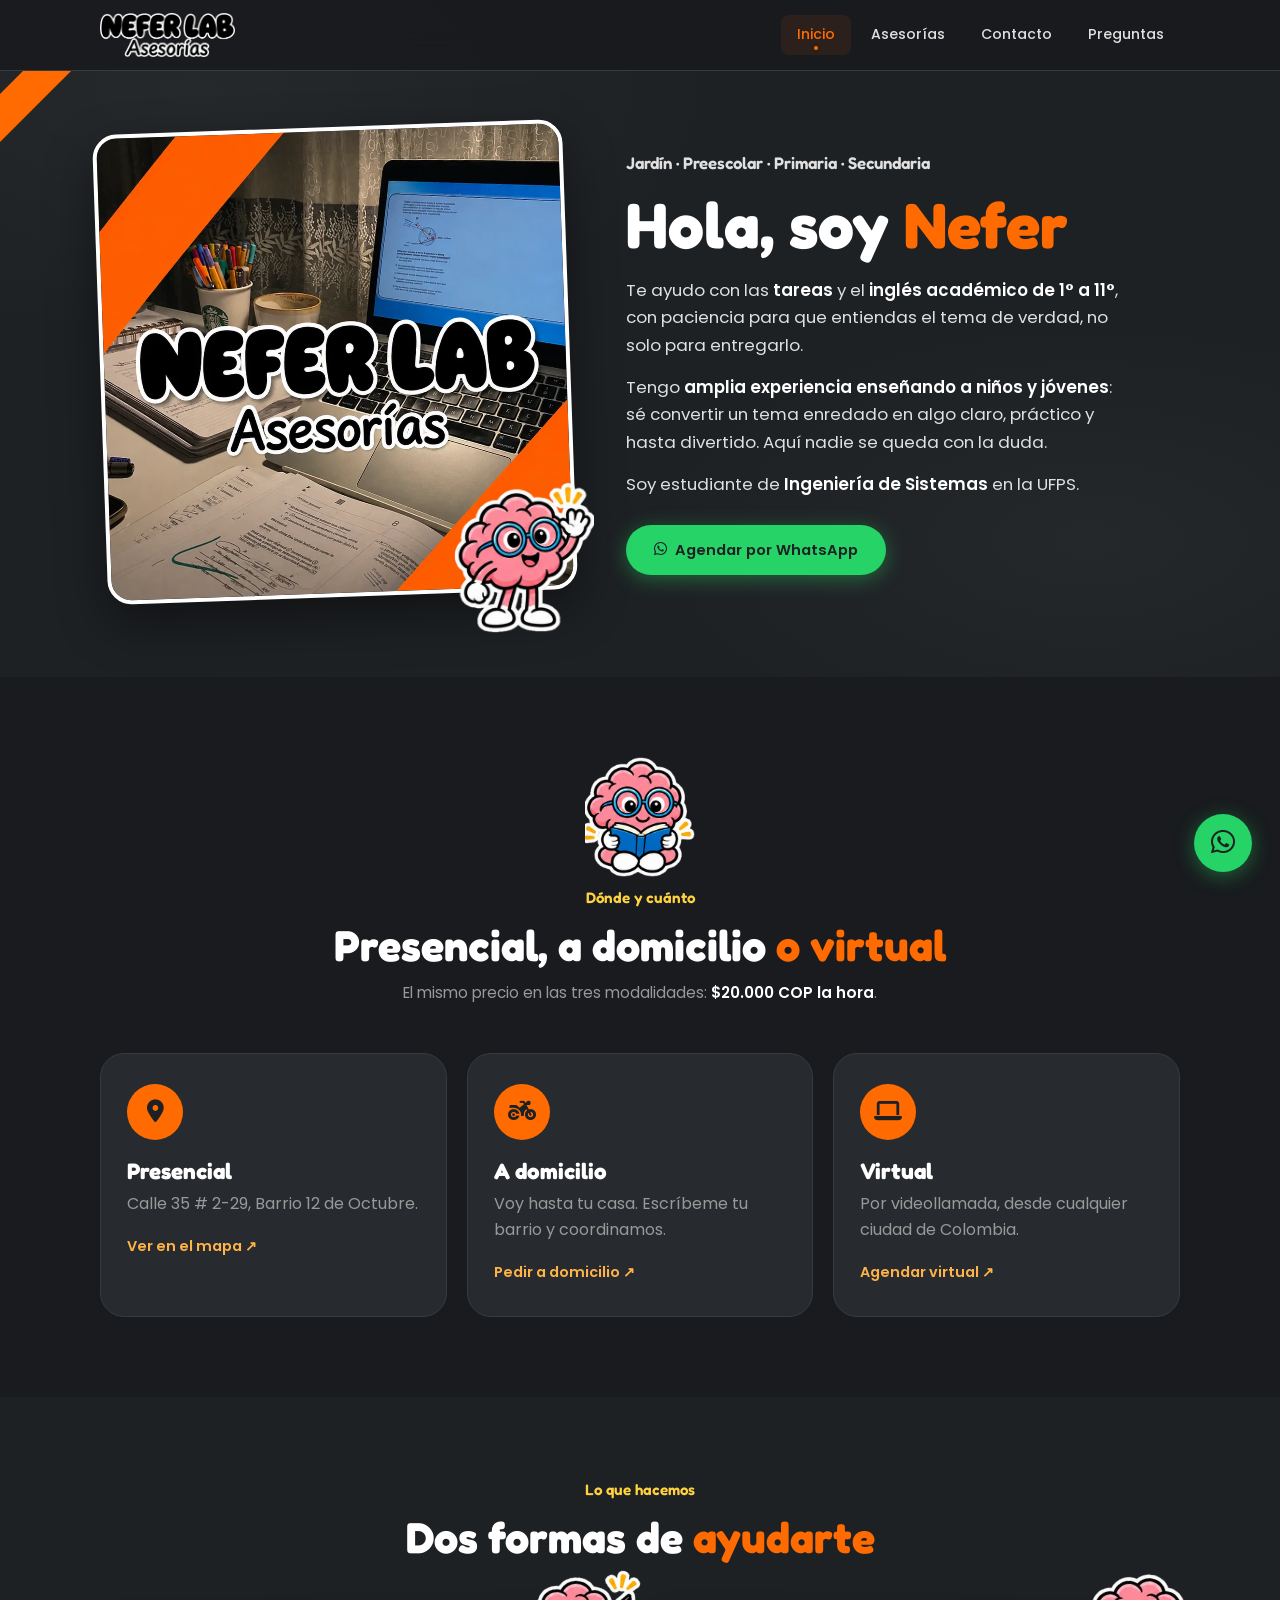
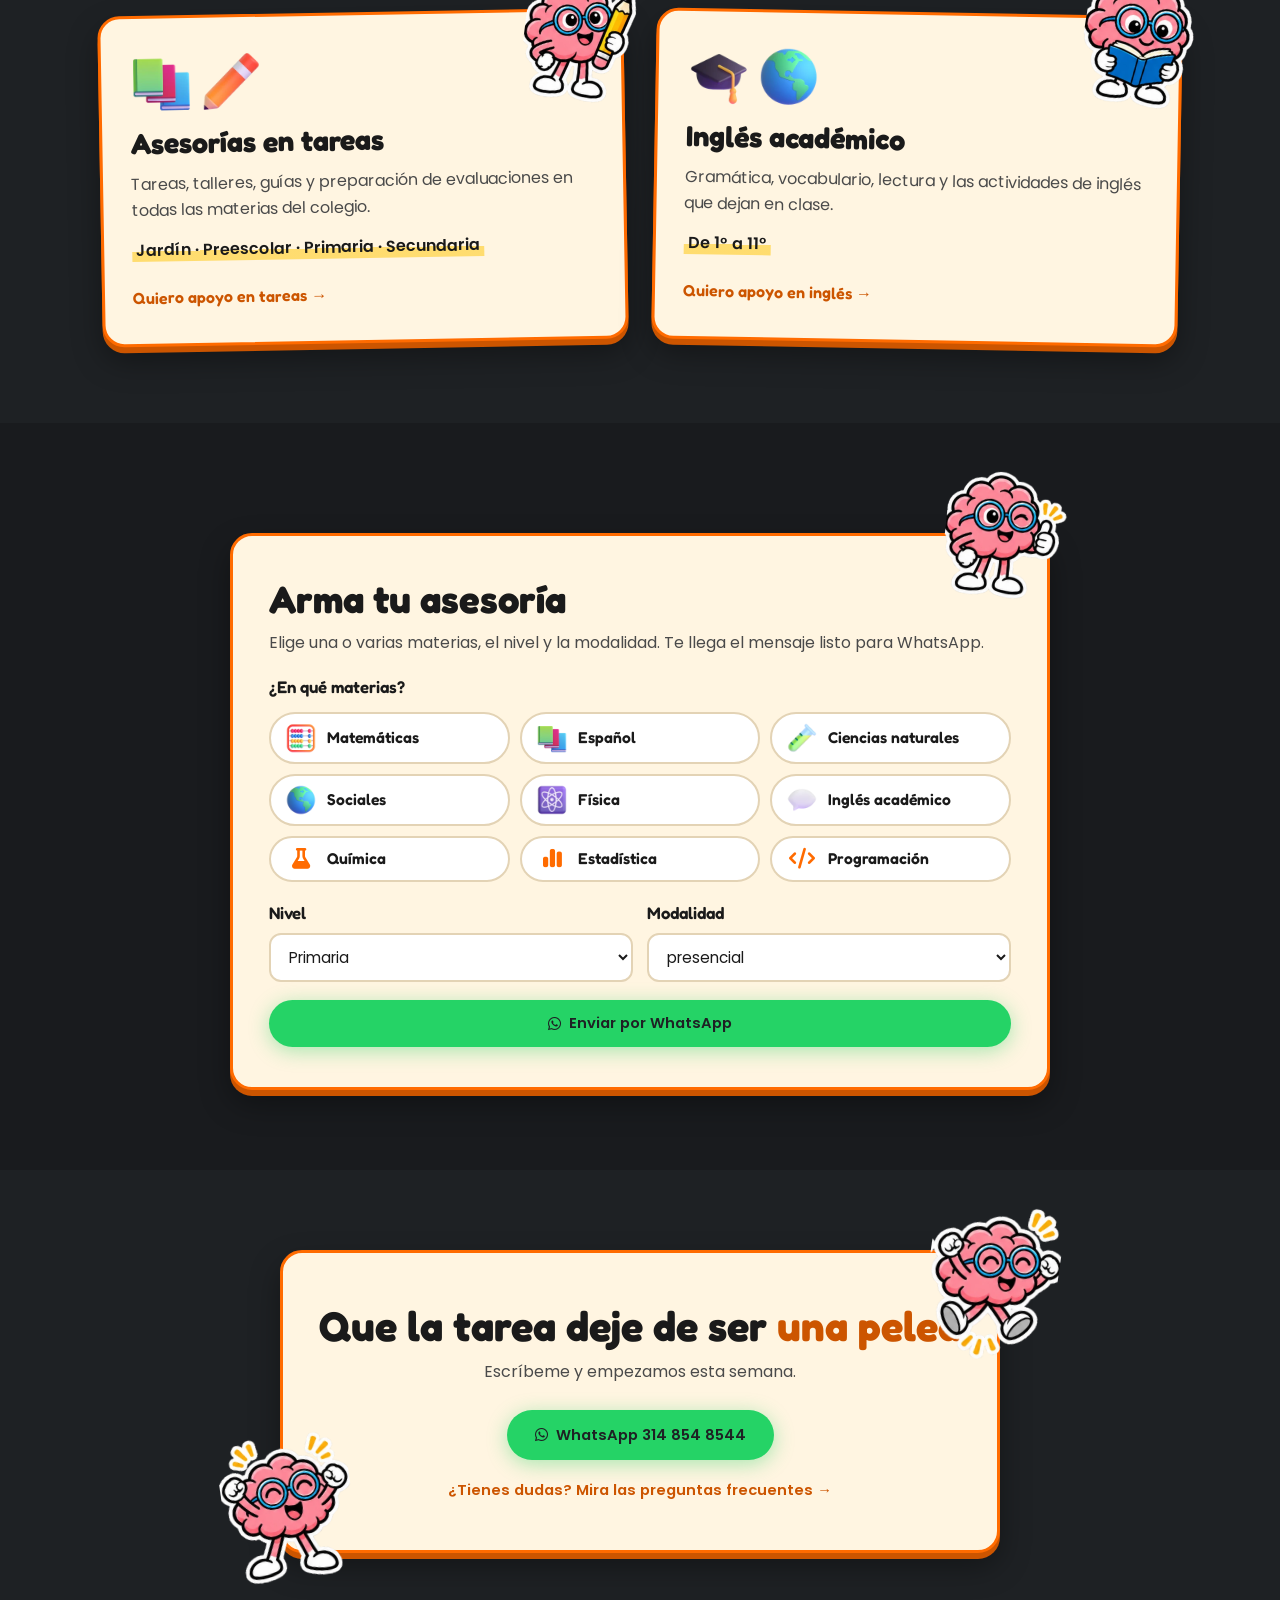
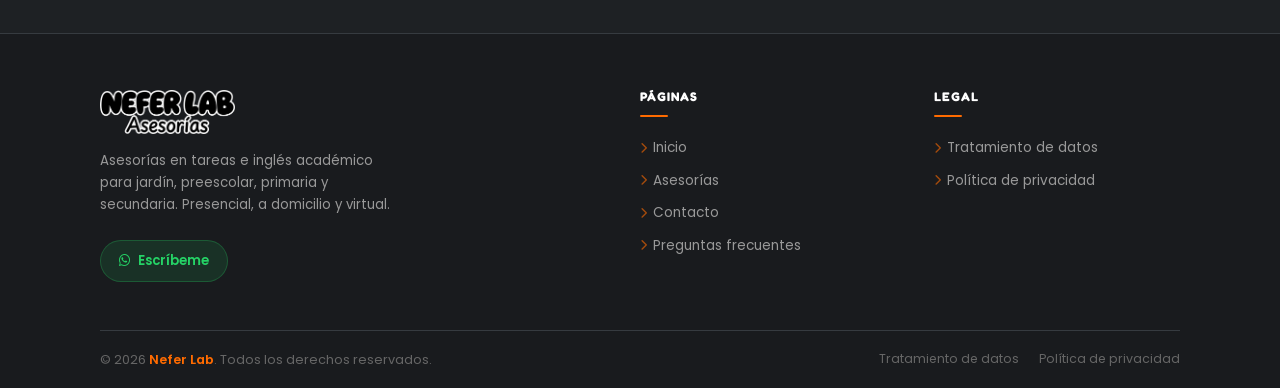
<file: index.html>
<!DOCTYPE html>
<html lang="es">
<head>
  <meta charset="UTF-8" />
  <meta name="viewport" content="width=device-width, initial-scale=1.0" />
  <title>Nefer Lab — Asesorías en tareas e inglés académico</title>
  <link rel="icon" href="favicon.ico?v=2" sizes="any">
  <link rel="icon" href="source/new_img/web/favicon.png?v=2" type="image/png">
  <meta name="description" content="Asesorías en tareas para jardín, preescolar, primaria y secundaria, e inglés académico de 1° a 11°. Presencial, a domicilio y virtual. $20.000 la hora.">
  <link rel="preconnect" href="https://fonts.googleapis.com">
  <link rel="preconnect" href="https://fonts.gstatic.com" crossorigin>
  <link href="https://fonts.googleapis.com/css2?family=Fredoka:wght@500;600;700&family=Poppins:wght@300;400;500;600;700;800&display=swap" rel="stylesheet">
  <link rel="stylesheet" href="https://cdnjs.cloudflare.com/ajax/libs/font-awesome/6.5.0/css/all.min.css">
  <link rel="stylesheet" href="css/global.css">
  <script src="js/menu.js" defer></script>
  <link rel="stylesheet" href="css/inicio.css">
</head>
<body>
  <a class="skip-link" href="#contenido">Ir al contenido</a>

  <!-- ====== HEADER ====== -->
  <header>
    <div class="header-inner">
      <a href="index.html" class="logo-link">
        <img src="source/new_img/web/logo.webp" alt="Nefer Lab Asesorías" width="135" height="44">
      </a>
      <button class="nav-toggle" type="button" aria-expanded="false" aria-controls="menu" aria-label="Abrir menú">
        <span></span><span></span><span></span>
      </button>
      <nav id="menu">
        <a href="index.html"      class="nav-link active" aria-current="page">Inicio</a>
        <a href="asesorias.html"  class="nav-link">Asesorías</a>
        <a href="contacto.html"   class="nav-link">Contacto</a>
        <a href="preguntas.html"  class="nav-link">Preguntas</a>
      </nav>
    </div>
  </header>

  <main id="contenido">

    <!-- ====== HOLA, SOY NEFER ====== -->
    <section class="intro" aria-labelledby="titulo">
      <div class="section-inner intro-grid">
        <div class="intro-media">
          <img class="intro-photo" src="source/new_img/web/escritorio-portatil.webp" alt="Escritorio de Nefer Lab con portátil, apuntes y colores" width="900" height="900">
          <img class="intro-mascot" src="source/new_img/web/cerebritos/cerebro-saluda.webp" alt="" width="300" height="325">
        </div>
        <div class="intro-copy">
          <p class="eyebrow">Jardín · Preescolar · Primaria · Secundaria</p>
          <h1 id="titulo">Hola, soy <span>Nefer</span></h1>
          <p>Te ayudo con las <strong>tareas</strong> y el <strong>inglés académico de 1° a 11°</strong>, con paciencia para que entiendas el tema de verdad, no solo para entregarlo.</p>
          <p>Tengo <strong>amplia experiencia enseñando a niños y jóvenes</strong>: sé convertir un tema enredado en algo claro, práctico y hasta divertido. Aquí nadie se queda con la duda.</p>
          <p>Soy estudiante de <strong>Ingeniería de Sistemas</strong> en la UFPS.</p>
          <a href="https://wa.me/573148548544?text=Hola%2C%20Nefer.%20Quisiera%20agendar%20una%20asesor%C3%ADa%20de%20Nefer%20Lab." class="btn btn-whatsapp" target="_blank" rel="noopener noreferrer">
            <i class="fa-brands fa-whatsapp" aria-hidden="true"></i> Agendar por WhatsApp
          </a>
        </div>
      </div>
    </section>

    <!-- ====== DÓNDE Y CUÁNTO ====== -->
    <section class="modes" aria-labelledby="modalidades">
      <div class="section-inner">
        <div class="section-header center">
          <img class="section-mascot" src="source/new_img/web/cerebritos/cerebro-lee-sentado.webp" alt="" width="300" height="325" loading="lazy">
          <p class="eyebrow">Dónde y cuánto</p>
          <h2 class="section-title" id="modalidades">Presencial, a domicilio <span>o virtual</span></h2>
          <p class="section-sub">El mismo precio en las tres modalidades: <strong>$20.000 COP la hora</strong>.</p>
        </div>
        <div class="modes-grid">
          <article class="mode-card">
            <div class="mode-icon"><i class="fa-solid fa-location-dot" aria-hidden="true"></i></div>
            <h3>Presencial</h3>
            <p>Calle 35 # 2-29, Barrio 12 de Octubre.</p>
            <a href="https://www.google.com/maps/search/?api=1&amp;query=7.842074%2C-72.500533" target="_blank" rel="noopener noreferrer">Ver en el mapa <span aria-hidden="true">↗</span></a>
          </article>
          <article class="mode-card">
            <div class="mode-icon"><i class="fa-solid fa-motorcycle" aria-hidden="true"></i></div>
            <h3>A domicilio</h3>
            <p>Voy hasta tu casa. Escríbeme tu barrio y coordinamos.</p>
            <a href="https://wa.me/573148548544?text=Hola%2C%20Nefer.%20Quisiera%20una%20asesor%C3%ADa%20a%20domicilio.%20Mi%20barrio%20es%3A%20" target="_blank" rel="noopener noreferrer">Pedir a domicilio <span aria-hidden="true">↗</span></a>
          </article>
          <article class="mode-card">
            <div class="mode-icon"><i class="fa-solid fa-laptop" aria-hidden="true"></i></div>
            <h3>Virtual</h3>
            <p>Por videollamada, desde cualquier ciudad de Colombia.</p>
            <a href="https://wa.me/573148548544?text=Hola%2C%20Nefer.%20Quisiera%20una%20asesor%C3%ADa%20virtual." target="_blank" rel="noopener noreferrer">Agendar virtual <span aria-hidden="true">↗</span></a>
          </article>
        </div>
      </div>
    </section>

    <!-- ====== SERVICIOS ====== -->
    <section class="services" aria-labelledby="servicios">
      <div class="section-inner">
        <div class="section-header center">
          <p class="eyebrow">Lo que hacemos</p>
          <h2 class="section-title" id="servicios">Dos formas de <span>ayudarte</span></h2>
        </div>
        <div class="services-grid">
          <article class="service sticker">
            <img class="service-mascot" src="source/new_img/web/cerebritos/cerebro-lapiz.webp" alt="" width="300" height="372" loading="lazy">
            <div class="service-art"><img src="source/new_img/icons/books.webp" alt="" width="64" height="64"><img src="source/new_img/icons/pencil.webp" alt="" width="64" height="64"></div>
            <h3>Asesorías en tareas</h3>
            <p>Tareas, talleres, guías y preparación de evaluaciones en todas las materias del colegio.</p>
            <p class="service-levels"><span class="highlight">Jardín · Preescolar · Primaria · Secundaria</span></p>
            <a class="service-link" href="https://wa.me/573148548544?text=Hola%2C%20Nefer.%20Quisiera%20una%20asesor%C3%ADa%20en%20tareas." target="_blank" rel="noopener noreferrer">Quiero apoyo en tareas <span aria-hidden="true">→</span></a>
          </article>
          <article class="service sticker">
            <img class="service-mascot" src="source/new_img/web/cerebritos/cerebro-lee.webp" alt="" width="300" height="362" loading="lazy">
            <div class="service-art"><img src="source/new_img/icons/graduation-cap.webp" alt="" width="64" height="64"><img src="source/new_img/icons/globe-showing-americas.webp" alt="" width="64" height="64"></div>
            <h3>Inglés académico</h3>
            <p>Gramática, vocabulario, lectura y las actividades de inglés que dejan en clase.</p>
            <p class="service-levels"><span class="highlight">De 1° a 11°</span></p>
            <a class="service-link" href="https://wa.me/573148548544?text=Hola%2C%20Nefer.%20Quisiera%20una%20asesor%C3%ADa%20de%20ingl%C3%A9s%20acad%C3%A9mico." target="_blank" rel="noopener noreferrer">Quiero apoyo en inglés <span aria-hidden="true">→</span></a>
          </article>
        </div>
      </div>
    </section>

    <!-- ====== MATERIAS + AGENDAR ====== -->
    <section class="booking" id="agendar" aria-labelledby="agendar-titulo">
      <div class="section-inner">
        <form class="booking-form sticker" id="booking-form">
          <img class="booking-mascot" src="source/new_img/web/cerebritos/cerebro-pulgar.webp" alt="" width="300" height="316" loading="lazy">
          <h2 id="agendar-titulo">Arma tu asesoría</h2>
          <p>Elige una o varias materias, el nivel y la modalidad. Te llega el mensaje listo para WhatsApp.</p>

          <fieldset>
            <legend>¿En qué materias?</legend>
            <div class="subject-options">
              <label class="subject-option"><input type="checkbox" name="subject" value="Matemáticas"><img src="source/new_img/icons/abacus.webp" alt="" width="32" height="32"> Matemáticas</label>
              <label class="subject-option"><input type="checkbox" name="subject" value="Español"><img src="source/new_img/icons/books.webp" alt="" width="32" height="32"> Español</label>
              <label class="subject-option"><input type="checkbox" name="subject" value="Ciencias naturales"><img src="source/new_img/icons/test-tube.webp" alt="" width="32" height="32"> Ciencias naturales</label>
              <label class="subject-option"><input type="checkbox" name="subject" value="Sociales"><img src="source/new_img/icons/globe-showing-americas.webp" alt="" width="32" height="32"> Sociales</label>
              <label class="subject-option"><input type="checkbox" name="subject" value="Física"><img src="source/new_img/icons/atom-symbol.webp" alt="" width="32" height="32"> Física</label>
              <label class="subject-option"><input type="checkbox" name="subject" value="Inglés académico"><img src="source/new_img/icons/speech-balloon.webp" alt="" width="32" height="32"> Inglés académico</label>
              <label class="subject-option"><input type="checkbox" name="subject" value="Química"><i class="fa-solid fa-flask" aria-hidden="true"></i> Química</label>
              <label class="subject-option"><input type="checkbox" name="subject" value="Estadística"><i class="fa-solid fa-chart-simple" aria-hidden="true"></i> Estadística</label>
              <label class="subject-option"><input type="checkbox" name="subject" value="Programación"><i class="fa-solid fa-code" aria-hidden="true"></i> Programación</label>
            </div>
          </fieldset>

          <div class="booking-selects">
            <label>
              Nivel
              <select name="level">
                <option>Jardín</option>
                <option>Preescolar</option>
                <option selected>Primaria</option>
                <option>Secundaria</option>
              </select>
            </label>
            <label>
              Modalidad
              <select name="mode">
                <option>presencial</option>
                <option>a domicilio</option>
                <option>virtual</option>
              </select>
            </label>
          </div>

          <button type="submit" class="btn btn-whatsapp">
            <i class="fa-brands fa-whatsapp" aria-hidden="true"></i> Enviar por WhatsApp
          </button>
        </form>
      </div>
    </section>

    <!-- ====== CTA FINAL ====== -->
    <section class="final-cta">
      <div class="section-inner final-cta-box sticker">
        <img class="cta-mascot cta-mascot-left" src="source/new_img/web/cerebritos/cerebro-celebra.webp" alt="" width="300" height="335" loading="lazy">
        <img class="cta-mascot cta-mascot-right" src="source/new_img/web/cerebritos/cerebro-salta.webp" alt="" width="300" height="364" loading="lazy">
        <h2>Que la tarea deje de ser <span class="cta-accent">una pelea</span></h2>
        <p>Escríbeme y empezamos esta semana.</p>
        <a href="https://wa.me/573148548544?text=Hola%2C%20Nefer.%20Quisiera%20agendar%20una%20asesor%C3%ADa%20de%20Nefer%20Lab." class="btn btn-whatsapp" target="_blank" rel="noopener noreferrer">
          <i class="fa-brands fa-whatsapp" aria-hidden="true"></i> WhatsApp 314 854 8544
        </a>
        <a class="cta-faq-link" href="preguntas.html">¿Tienes dudas? Mira las preguntas frecuentes <span aria-hidden="true">→</span></a>
      </div>
    </section>
  </main>

  <!-- ====== FOOTER ====== -->
  <footer>
    <div class="footer-body">
      <div class="footer-brand">
        <a href="index.html" class="logo-link">
          <img src="source/new_img/web/logo.webp" alt="Nefer Lab Asesorías" width="135" height="44">
        </a>
        <p>Asesorías en tareas e inglés académico para jardín, preescolar, primaria y secundaria. Presencial, a domicilio y virtual.</p>
        <a href="https://wa.me/573148548544?text=Hola%2C%20Nefer.%20Quisiera%20consultar%20disponibilidad%20para%20una%20asesor%C3%ADa%20de%20Nefer%20Lab."
           class="footer-wa" target="_blank" rel="noopener noreferrer">
          <i class="fa-brands fa-whatsapp"></i> Escríbeme
        </a>
      </div>
      <div class="footer-col">
        <h4>Páginas</h4>
        <ul>
          <li><a href="index.html"><i class="fa-solid fa-chevron-right"></i> Inicio</a></li>
          <li><a href="asesorias.html"><i class="fa-solid fa-chevron-right"></i> Asesorías</a></li>
          <li><a href="contacto.html"><i class="fa-solid fa-chevron-right"></i> Contacto</a></li>
          <li><a href="preguntas.html"><i class="fa-solid fa-chevron-right"></i> Preguntas frecuentes</a></li>
        </ul>
      </div>
      <div class="footer-col">
        <h4>Legal</h4>
        <ul>
          <li><a href="tratamiento-datos.html"><i class="fa-solid fa-chevron-right"></i> Tratamiento de datos</a></li>
          <li><a href="politica-privacidad.html"><i class="fa-solid fa-chevron-right"></i> Política de privacidad</a></li>
        </ul>
      </div>
    </div>
    <div class="footer-bottom">
      <p>© 2026 <span>Nefer Lab</span>. Todos los derechos reservados.</p>
      <div class="footer-legal-links">
        <a href="tratamiento-datos.html">Tratamiento de datos</a>
        <a href="politica-privacidad.html">Política de privacidad</a>
      </div>
    </div>
  </footer>

  <!-- Botón flotante WhatsApp -->
  <a href="https://wa.me/573148548544?text=Hola%2C%20Nefer.%20Quisiera%20consultar%20disponibilidad%20para%20una%20asesor%C3%ADa%20de%20Nefer%20Lab."
     class="whatsapp-float" target="_blank" rel="noopener noreferrer" aria-label="WhatsApp">
    <i class="fa-brands fa-whatsapp"></i>
  </a>
  <script>
    // Arma el mensaje de WhatsApp con lo que la persona eligió
    document.getElementById('booking-form').addEventListener('submit', event => {
      event.preventDefault();
      const form = new FormData(event.target);
      const subjects = form.getAll('subject');
      // Sin materias marcadas, se pide apoyo en tareas en general
      const subjectText = subjects.length ? new Intl.ListFormat('es', { type: 'conjunction' }).format(subjects) : 'tareas en general';
      const message = `Hola, Nefer. Quisiera agendar una asesoría de ${subjectText} para ${form.get('level')}, modalidad ${form.get('mode')}.`;
      window.open(`https://wa.me/573148548544?text=${encodeURIComponent(message)}`, '_blank', 'noopener');
    });

    const motionPreference = window.matchMedia('(prefers-reduced-motion: reduce)');
    if ('IntersectionObserver' in window && !motionPreference.matches) {
      const revealObserver = new IntersectionObserver(entries => {
        entries.forEach(entry => {
          if (!entry.isIntersecting) return;
          entry.target.classList.remove('awaiting-reveal');
          revealObserver.unobserve(entry.target);
        });
      }, { threshold: 0.08 });
      document.querySelectorAll('.mode-card, .service, .booking-form, .final-cta-box').forEach(element => {
        element.classList.add('scroll-reveal', 'awaiting-reveal');
        revealObserver.observe(element);
      });
    }
  </script>
</body>
</html>
</file>
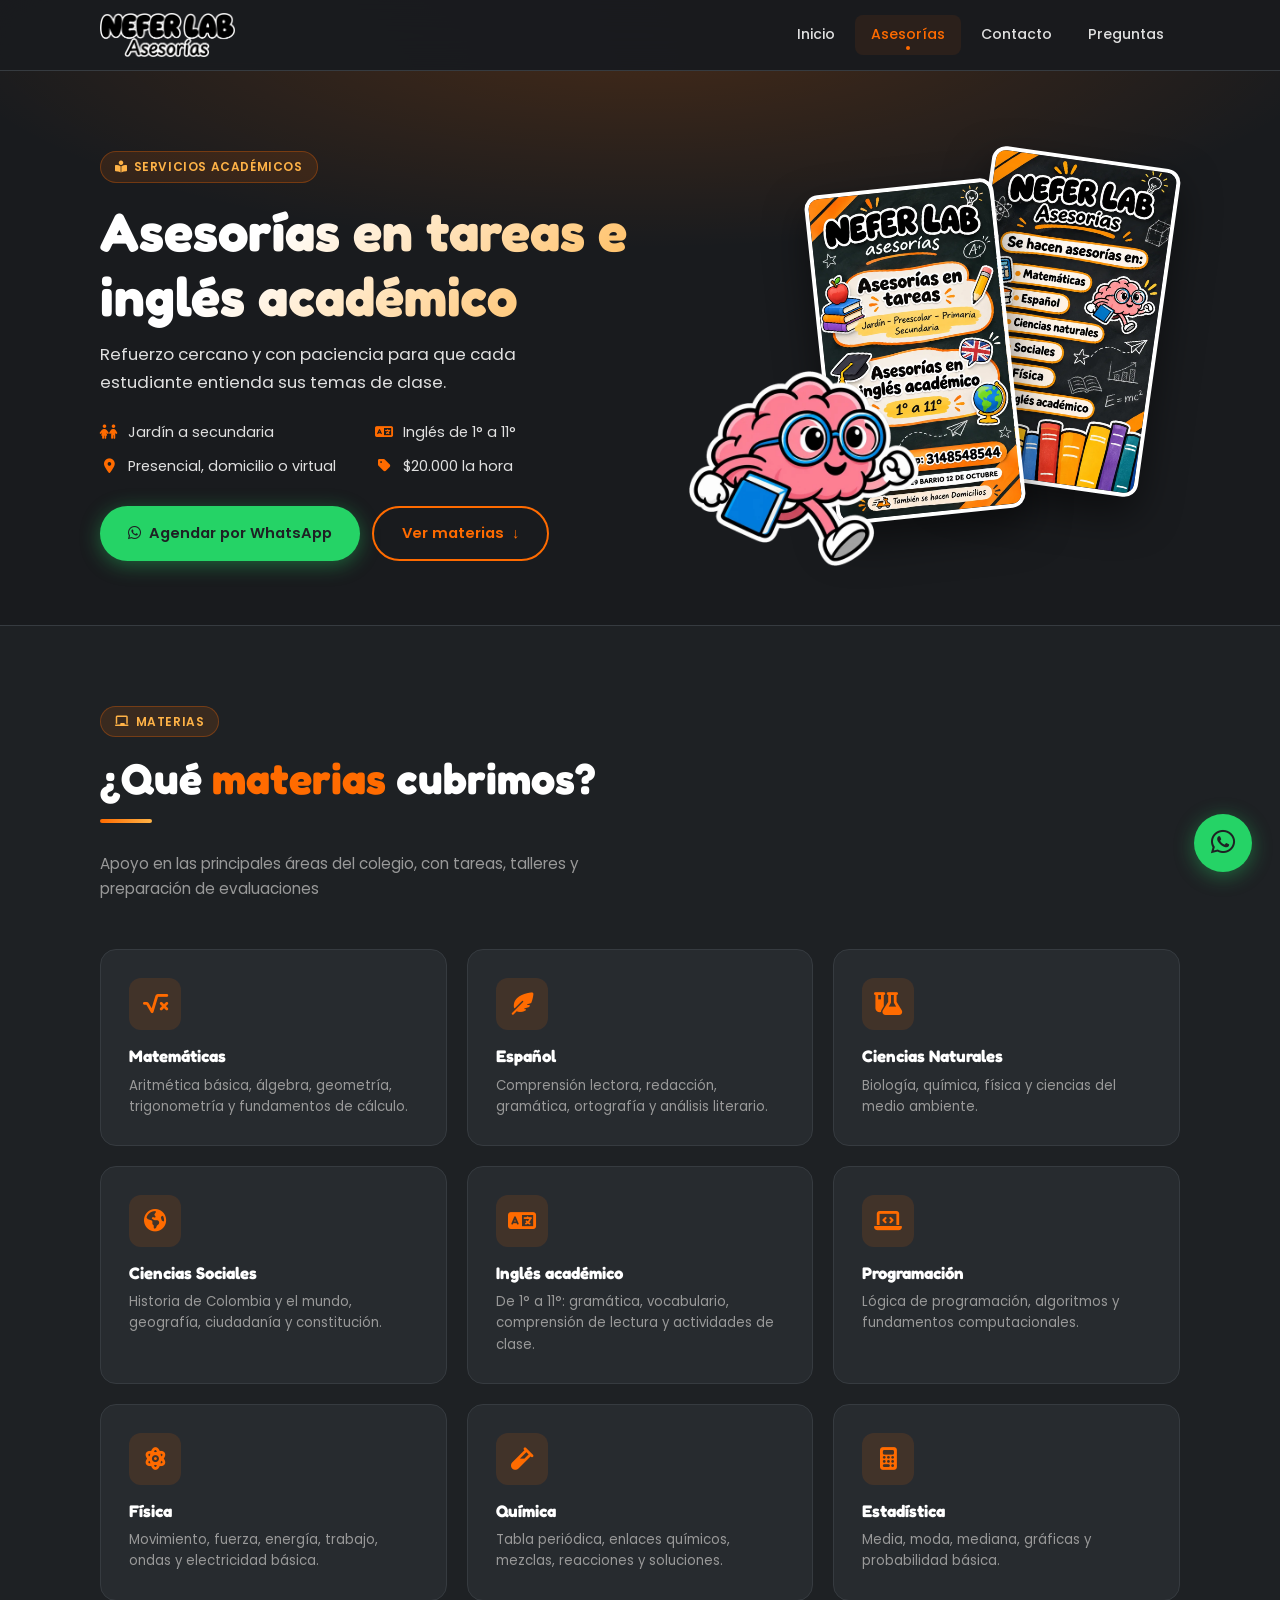
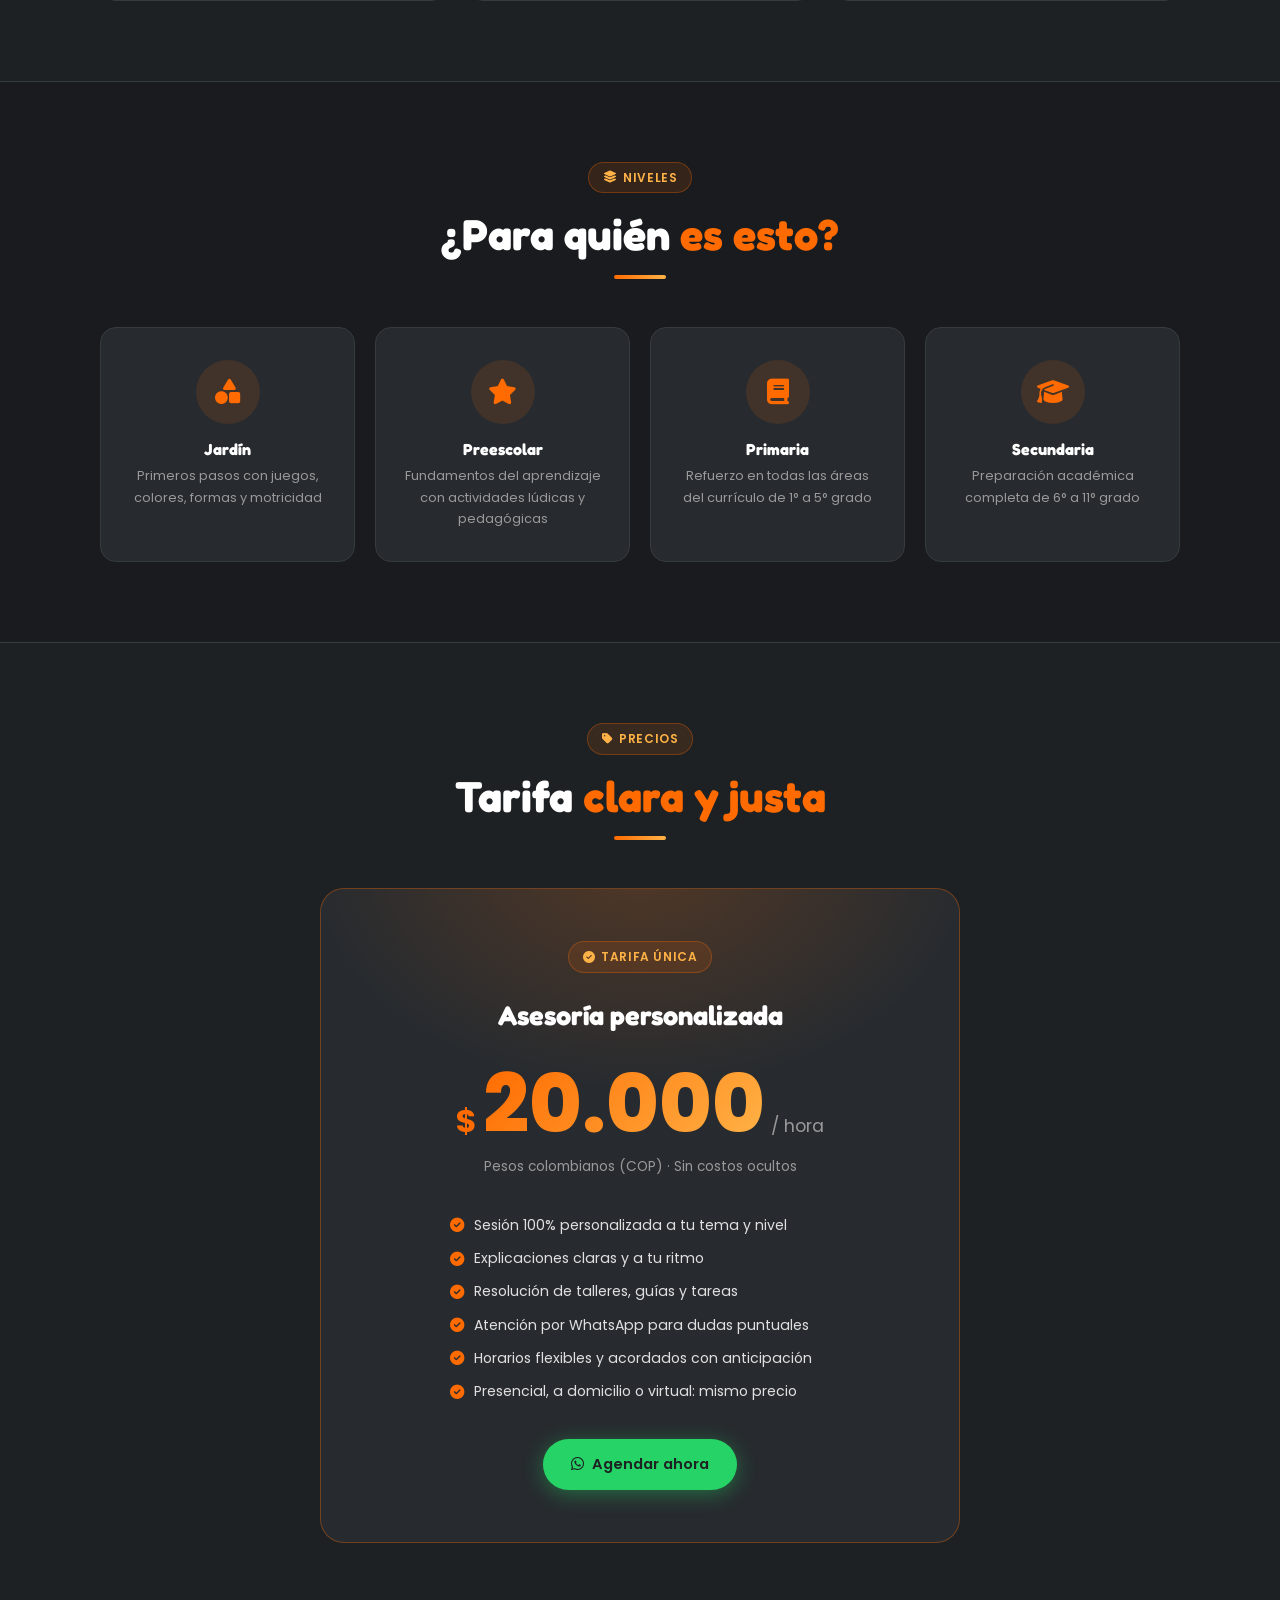
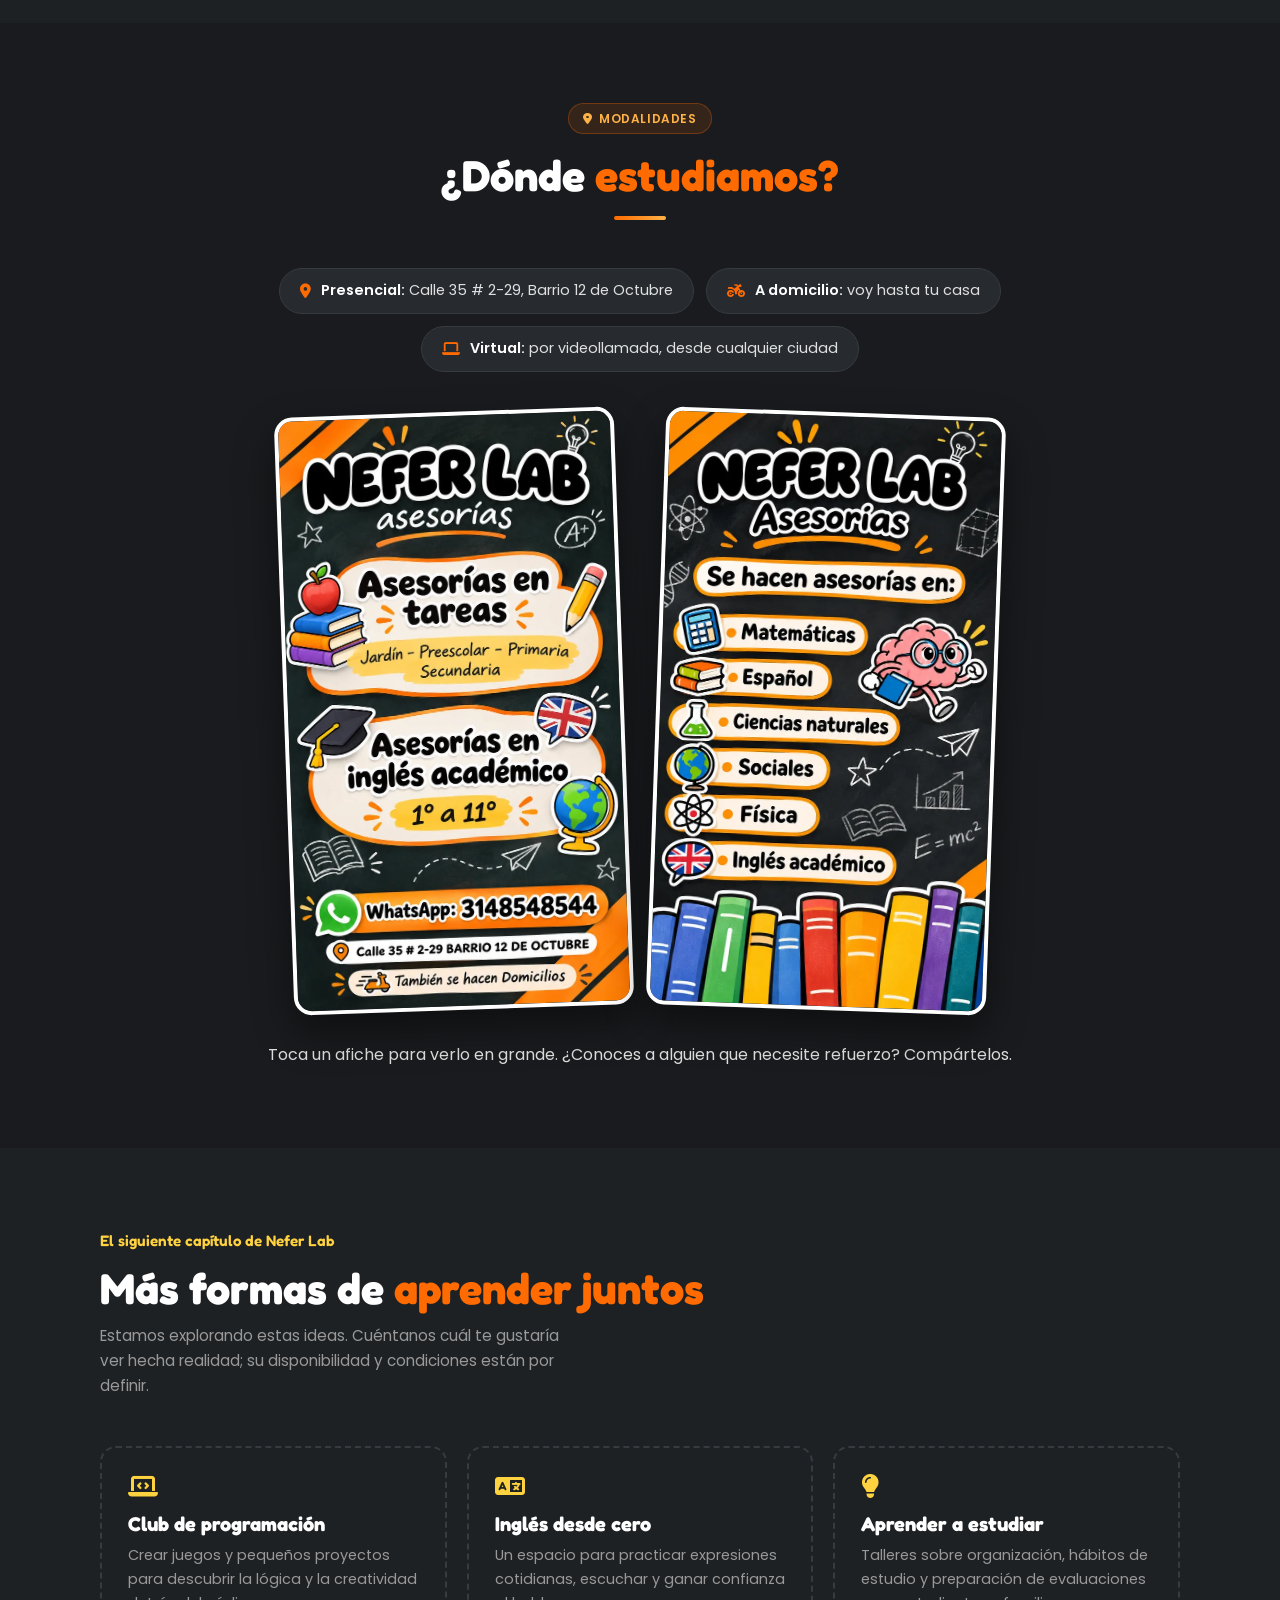
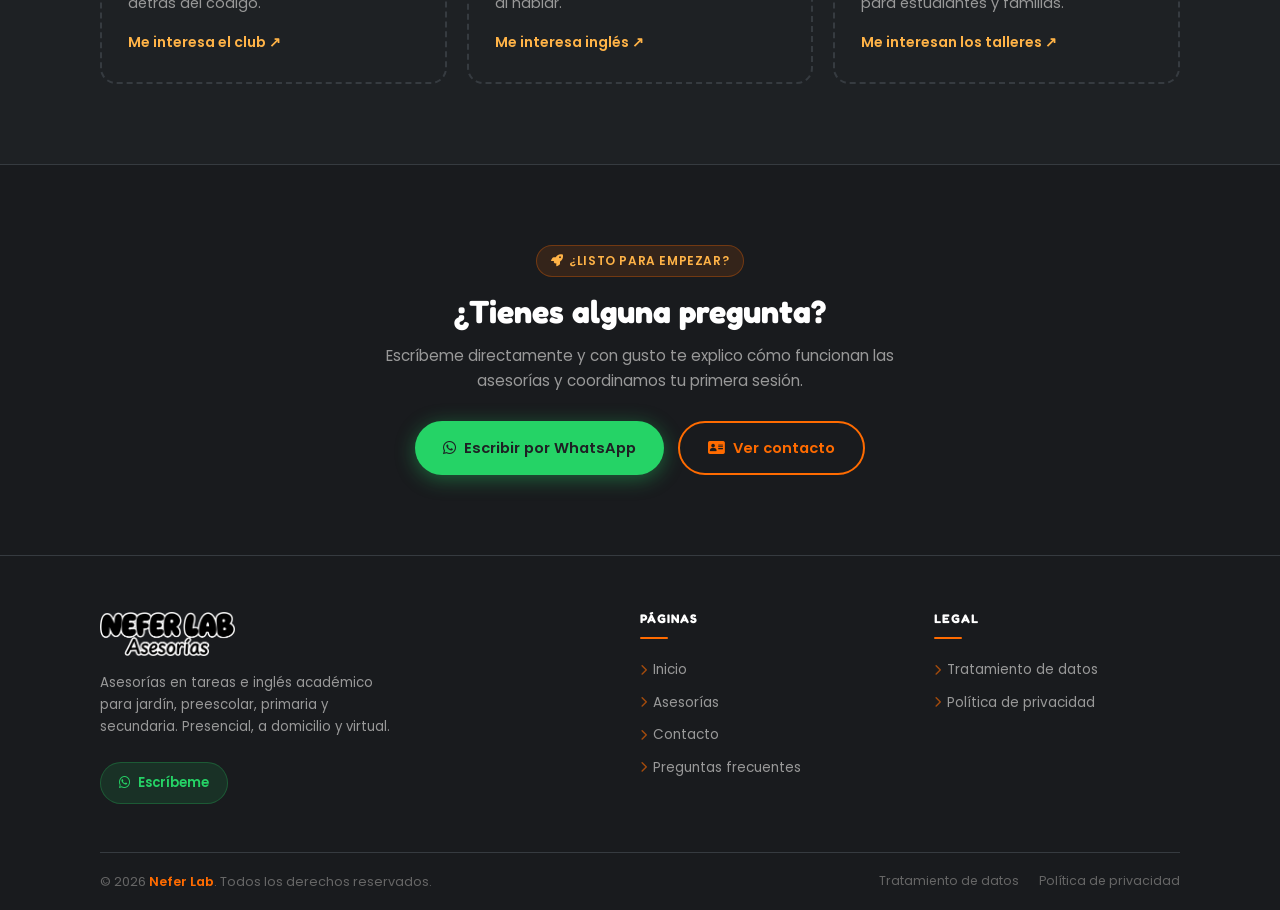
<file: asesorias.html>
<!DOCTYPE html>
<html lang="es">
<head>
  <meta charset="UTF-8" />
  <meta name="viewport" content="width=device-width, initial-scale=1.0" />
  <title>Asesorías — Nefer Lab</title>
  <link rel="icon" href="favicon.ico?v=2" sizes="any">
  <link rel="icon" href="source/new_img/web/favicon.png?v=2" type="image/png">
  <meta name="description" content="Asesorías en tareas e inglés académico de 1° a 11°. Matemáticas, Español, Ciencias, Sociales, Física y más. Presencial, a domicilio y virtual. $20.000 la hora.">
  <link rel="preconnect" href="https://fonts.googleapis.com">
  <link rel="preconnect" href="https://fonts.gstatic.com" crossorigin>
  <link href="https://fonts.googleapis.com/css2?family=Fredoka:wght@500;600;700&family=Poppins:wght@300;400;500;600;700;800&display=swap" rel="stylesheet">
  <link rel="stylesheet" href="https://cdnjs.cloudflare.com/ajax/libs/font-awesome/6.5.0/css/all.min.css">
  <link rel="stylesheet" href="css/global.css">
  <script src="js/menu.js" defer></script>
  <link rel="stylesheet" href="css/asesorias.css">
</head>
<body>
  <a class="skip-link" href="#contenido">Ir al contenido</a>

  <!-- ====== HEADER ====== -->
  <header>
    <div class="header-inner">
      <a href="index.html" class="logo-link">
        <img src="source/new_img/web/logo.webp" alt="Nefer Lab Asesorías" width="135" height="44">
      </a>
      <button class="nav-toggle" type="button" aria-expanded="false" aria-controls="menu" aria-label="Abrir menú">
        <span></span><span></span><span></span>
      </button>
      <nav id="menu">
        <a href="index.html"      class="nav-link">Inicio</a>
        <a href="asesorias.html"  class="nav-link active" aria-current="page">Asesorías</a>
        <a href="contacto.html"   class="nav-link">Contacto</a>
        <a href="preguntas.html"  class="nav-link">Preguntas</a>
      </nav>
    </div>
  </header>

  <main id="contenido">

    <!-- ====== PAGE HERO ====== -->
    <div class="page-hero services-hero">
      <div class="page-hero-grid" aria-hidden="true"></div>
      <div class="services-hero-grid">
        <div class="services-hero-copy">
          <div class="badge">
            <i class="fa-solid fa-book-open-reader"></i>
            Servicios académicos
          </div>
          <h1>Asesorías en tareas e inglés académico</h1>
          <p>Refuerzo cercano y con paciencia para que cada estudiante entienda sus temas de clase.</p>
          <ul class="services-hero-facts">
            <li><i class="fa-solid fa-children"></i> Jardín a secundaria</li>
            <li><i class="fa-solid fa-language"></i> Inglés de 1° a 11°</li>
            <li><i class="fa-solid fa-location-dot"></i> Presencial, domicilio o virtual</li>
            <li><i class="fa-solid fa-tag"></i> $20.000 la hora</li>
          </ul>
          <div class="services-hero-actions">
            <a href="https://wa.me/573148548544?text=Hola%2C%20Nefer.%20Quisiera%20agendar%20una%20asesor%C3%ADa%20de%20Nefer%20Lab." class="btn btn-whatsapp" target="_blank" rel="noopener noreferrer">
              <i class="fa-brands fa-whatsapp"></i> Agendar por WhatsApp
            </a>
            <a href="#materias" class="btn btn-secondary">Ver materias <span aria-hidden="true">↓</span></a>
          </div>
        </div>
        <div class="services-hero-art" aria-hidden="true">
          <img class="art-poster art-poster-back" src="source/new_img/web/afiche-materias.webp" alt="" width="720" height="1279">
          <img class="art-poster art-poster-front" src="source/new_img/web/afiche-tareas-ingles.webp" alt="" width="720" height="1279">
          <img class="art-mascot" src="source/new_img/web/cerebro.webp" alt="" width="520" height="440">
        </div>
      </div>
    </div>

    <!-- ====== MATERIAS ====== -->
    <section class="services-section" id="materias">
      <div class="section-inner">
        <div class="section-header">
          <div class="badge"><i class="fa-solid fa-chalkboard"></i> Materias</div>
          <h2 class="section-title">¿Qué <span>materias</span> cubrimos?</h2>
          <div class="divider"></div>
          <p class="section-sub">Apoyo en las principales áreas del colegio, con tareas, talleres y preparación de evaluaciones</p>
        </div>

        <div class="services-grid">
          <div class="service-card">
            <div class="card-icon"><i class="fa-solid fa-square-root-variable"></i></div>
            <h3>Matemáticas</h3>
            <p>Aritmética básica, álgebra, geometría, trigonometría y fundamentos de cálculo.</p>
          </div>
          <div class="service-card">
            <div class="card-icon"><i class="fa-solid fa-feather-pointed"></i></div>
            <h3>Español</h3>
            <p>Comprensión lectora, redacción, gramática, ortografía y análisis literario.</p>
          </div>
          <div class="service-card">
            <div class="card-icon"><i class="fa-solid fa-flask-vial"></i></div>
            <h3>Ciencias Naturales</h3>
            <p>Biología, química, física y ciencias del medio ambiente.</p>
          </div>
          <div class="service-card">
            <div class="card-icon"><i class="fa-solid fa-earth-americas"></i></div>
            <h3>Ciencias Sociales</h3>
            <p>Historia de Colombia y el mundo, geografía, ciudadanía y constitución.</p>
          </div>
          <div class="service-card">
            <div class="card-icon"><i class="fa-solid fa-language"></i></div>
            <h3>Inglés académico</h3>
            <p>De 1° a 11°: gramática, vocabulario, comprensión de lectura y actividades de clase.</p>
          </div>
          <div class="service-card">
            <div class="card-icon"><i class="fa-solid fa-laptop-code"></i></div>
            <h3>Programación</h3>
            <p>Lógica de programación, algoritmos y fundamentos computacionales.</p>
          </div>
          <div class="service-card">
            <div class="card-icon"><i class="fa-solid fa-atom"></i></div>
            <h3>Física</h3>
            <p>Movimiento, fuerza, energía, trabajo, ondas y electricidad básica.</p>
          </div>
          <div class="service-card">
            <div class="card-icon"><i class="fa-solid fa-vial"></i></div>
            <h3>Química</h3>
            <p>Tabla periódica, enlaces químicos, mezclas, reacciones y soluciones.</p>
          </div>
          <div class="service-card">
            <div class="card-icon"><i class="fa-solid fa-calculator"></i></div>
            <h3>Estadística</h3>
            <p>Media, moda, mediana, gráficas y probabilidad básica.</p>
          </div>
        </div>
      </div>
    </section>

    <!-- ====== NIVELES ====== -->
    <section class="levels-section">
      <div class="section-inner">
        <div class="section-header center">
          <div class="badge"><i class="fa-solid fa-layer-group"></i> Niveles</div>
          <h2 class="section-title">¿Para quién <span>es esto?</span></h2>
          <div class="divider" style="margin:14px auto 0;"></div>
        </div>

        <div class="levels-grid" style="margin-top:40px;">
          <div class="level-card">
            <div class="level-icon"><i class="fa-solid fa-shapes"></i></div>
            <h3>Jardín</h3>
            <p>Primeros pasos con juegos, colores, formas y motricidad</p>
          </div>
          <div class="level-card">
            <div class="level-icon"><i class="fa-solid fa-star"></i></div>
            <h3>Preescolar</h3>
            <p>Fundamentos del aprendizaje con actividades lúdicas y pedagógicas</p>
          </div>
          <div class="level-card">
            <div class="level-icon"><i class="fa-solid fa-book"></i></div>
            <h3>Primaria</h3>
            <p>Refuerzo en todas las áreas del currículo de 1° a 5° grado</p>
          </div>
          <div class="level-card">
            <div class="level-icon"><i class="fa-solid fa-graduation-cap"></i></div>
            <h3>Secundaria</h3>
            <p>Preparación académica completa de 6° a 11° grado</p>
          </div>
        </div>
      </div>
    </section>

    <!-- ====== PRECIO ====== -->
    <section class="pricing-section">
      <div class="section-inner">
        <div class="section-header center">
          <div class="badge"><i class="fa-solid fa-tag"></i> Precios</div>
          <h2 class="section-title">Tarifa <span>clara y justa</span></h2>
          <div class="divider" style="margin:14px auto 0;"></div>
        </div>

        <div class="pricing-wrapper" style="margin-top:40px;">
          <div class="main-price-card">
            <div class="badge">
              <i class="fa-solid fa-circle-check"></i>
              Tarifa única
            </div>
            <h2>Asesoría personalizada</h2>

            <div class="big-price">
              <span class="bp-sign">$</span>
              <span class="bp-value">20.000</span>
              <span class="bp-unit">/ hora</span>
            </div>
            <p class="price-note">Pesos colombianos (COP) · Sin costos ocultos</p>

            <div class="price-includes">
              <div class="include-item">
                <i class="fa-solid fa-circle-check"></i>
                Sesión 100% personalizada a tu tema y nivel
              </div>
              <div class="include-item">
                <i class="fa-solid fa-circle-check"></i>
                Explicaciones claras y a tu ritmo
              </div>
              <div class="include-item">
                <i class="fa-solid fa-circle-check"></i>
                Resolución de talleres, guías y tareas
              </div>
              <div class="include-item">
                <i class="fa-solid fa-circle-check"></i>
                Atención por WhatsApp para dudas puntuales
              </div>
              <div class="include-item">
                <i class="fa-solid fa-circle-check"></i>
                Horarios flexibles y acordados con anticipación
              </div>
              <div class="include-item">
                <i class="fa-solid fa-circle-check"></i>
                Presencial, a domicilio o virtual: mismo precio
              </div>
            </div>

            <a href="https://wa.me/573148548544?text=Hola%2C%20Nefer.%20Quisiera%20consultar%20disponibilidad%20para%20una%20asesor%C3%ADa%20de%20Nefer%20Lab."
               class="btn btn-whatsapp" target="_blank" rel="noopener noreferrer">
              <i class="fa-brands fa-whatsapp"></i>
              Agendar ahora
            </a>
          </div>
        </div>
      </div>
    </section>

    <!-- ====== MODALIDADES Y AFICHES ====== -->
    <section class="posters-section">
      <div class="section-inner">
        <div class="section-header center">
          <div class="badge"><i class="fa-solid fa-location-dot"></i> Modalidades</div>
          <h2 class="section-title">¿Dónde <span>estudiamos?</span></h2>
          <div class="divider"></div>
        </div>

        <ul class="modes-list">
          <li><i class="fa-solid fa-location-dot"></i> <span><strong>Presencial:</strong> Calle 35 # 2-29, Barrio 12 de Octubre</span></li>
          <li><i class="fa-solid fa-motorcycle"></i> <span><strong>A domicilio:</strong> voy hasta tu casa</span></li>
          <li><i class="fa-solid fa-laptop"></i> <span><strong>Virtual:</strong> por videollamada, desde cualquier ciudad</span></li>
        </ul>

        <div class="posters-grid">
          <a href="source/new_img/web/afiche-tareas-ingles.webp" class="poster-link" aria-label="Ver afiche de tareas e inglés en grande">
            <img src="source/new_img/web/afiche-tareas-ingles.webp" alt="Afiche de Nefer Lab: asesorías en tareas para jardín, preescolar, primaria y secundaria, e inglés académico de 1° a 11°" width="720" height="1279" loading="lazy">
          </a>
          <a href="source/new_img/web/afiche-materias.webp" class="poster-link" aria-label="Ver afiche de materias en grande">
            <img src="source/new_img/web/afiche-materias.webp" alt="Afiche de Nefer Lab con las materias: Matemáticas, Español, Ciencias naturales, Sociales, Física e Inglés académico" width="720" height="1279" loading="lazy">
          </a>
        </div>
        <p class="posters-note">Toca un afiche para verlo en grande. ¿Conoces a alguien que necesite refuerzo? Compártelos.</p>
      </div>
    </section>

    <!-- ====== IDEAS ====== -->
    <section class="ideas" aria-labelledby="ideas">
      <div class="section-inner">
        <div class="section-header">
          <p class="eyebrow">El siguiente capítulo de Nefer Lab</p>
          <h2 class="section-title" id="ideas">Más formas de <span>aprender juntos</span></h2>
          <p class="section-sub">Estamos explorando estas ideas. Cuéntanos cuál te gustaría ver hecha realidad; su disponibilidad y condiciones están por definir.</p>
        </div>
        <div class="ideas-grid">
          <article class="idea-card">
            <i class="fa-solid fa-laptop-code" aria-hidden="true"></i>
            <h3>Club de programación</h3>
            <p>Crear juegos y pequeños proyectos para descubrir la lógica y la creatividad detrás del código.</p>
            <a href="https://wa.me/573148548544?text=Hola%2C%20me%20interesa%20la%20idea%20del%20club%20de%20programacion.%20Quisiera%20saber%20mas%20si%20se%20desarrolla." target="_blank" rel="noopener noreferrer">Me interesa el club <span aria-hidden="true">↗</span></a>
          </article>
          <article class="idea-card">
            <i class="fa-solid fa-language" aria-hidden="true"></i>
            <h3>Inglés desde cero</h3>
            <p>Un espacio para practicar expresiones cotidianas, escuchar y ganar confianza al hablar.</p>
            <a href="https://wa.me/573148548544?text=Hola%2C%20me%20interesa%20la%20idea%20de%20ingles%20desde%20cero.%20Quisiera%20saber%20mas%20si%20se%20desarrolla." target="_blank" rel="noopener noreferrer">Me interesa inglés <span aria-hidden="true">↗</span></a>
          </article>
          <article class="idea-card">
            <i class="fa-solid fa-lightbulb" aria-hidden="true"></i>
            <h3>Aprender a estudiar</h3>
            <p>Talleres sobre organización, hábitos de estudio y preparación de evaluaciones para estudiantes y familias.</p>
            <a href="https://wa.me/573148548544?text=Hola%2C%20me%20interesa%20la%20idea%20de%20los%20talleres%20de%20habitos%20de%20estudio.%20Quisiera%20saber%20mas%20si%20se%20desarrolla." target="_blank" rel="noopener noreferrer">Me interesan los talleres <span aria-hidden="true">↗</span></a>
          </article>
        </div>
      </div>
    </section>

    <!-- ====== CTA ====== -->
    <section class="cta-section">
      <div class="section-inner">
        <div class="cta-box">
          <div class="badge"><i class="fa-solid fa-rocket"></i> ¿Listo para empezar?</div>
          <h2>¿Tienes alguna pregunta?</h2>
          <p>Escríbeme directamente y con gusto te explico cómo funcionan las asesorías y coordinamos tu primera sesión.</p>
          <div class="cta-actions">
            <a href="https://wa.me/573148548544?text=Hola%2C%20Nefer.%20Quisiera%20consultar%20disponibilidad%20para%20una%20asesor%C3%ADa%20de%20Nefer%20Lab."
               class="btn btn-whatsapp" target="_blank" rel="noopener noreferrer">
              <i class="fa-brands fa-whatsapp"></i>
              Escribir por WhatsApp
            </a>
            <a href="contacto.html" class="btn btn-secondary">
              <i class="fa-solid fa-address-card"></i>
              Ver contacto
            </a>
          </div>
        </div>
      </div>
    </section>

  </main>

  <!-- ====== FOOTER ====== -->
  <footer>
    <div class="footer-body">
      <div class="footer-brand">
        <a href="index.html" class="logo-link">
          <img src="source/new_img/web/logo.webp" alt="Nefer Lab Asesorías" width="135" height="44">
        </a>
        <p>Asesorías en tareas e inglés académico para jardín, preescolar, primaria y secundaria. Presencial, a domicilio y virtual.</p>
        <a href="https://wa.me/573148548544?text=Hola%2C%20Nefer.%20Quisiera%20consultar%20disponibilidad%20para%20una%20asesor%C3%ADa%20de%20Nefer%20Lab."
           class="footer-wa" target="_blank" rel="noopener noreferrer">
          <i class="fa-brands fa-whatsapp"></i> Escríbeme
        </a>
      </div>
      <div class="footer-col">
        <h4>Páginas</h4>
        <ul>
          <li><a href="index.html"><i class="fa-solid fa-chevron-right"></i> Inicio</a></li>
          <li><a href="asesorias.html"><i class="fa-solid fa-chevron-right"></i> Asesorías</a></li>
          <li><a href="contacto.html"><i class="fa-solid fa-chevron-right"></i> Contacto</a></li>
          <li><a href="preguntas.html"><i class="fa-solid fa-chevron-right"></i> Preguntas frecuentes</a></li>
        </ul>
      </div>
      <div class="footer-col">
        <h4>Legal</h4>
        <ul>
          <li><a href="tratamiento-datos.html"><i class="fa-solid fa-chevron-right"></i> Tratamiento de datos</a></li>
          <li><a href="politica-privacidad.html"><i class="fa-solid fa-chevron-right"></i> Política de privacidad</a></li>
        </ul>
      </div>
    </div>
    <div class="footer-bottom">
      <p>© 2026 <span>Nefer Lab</span>. Todos los derechos reservados.</p>
      <div class="footer-legal-links">
        <a href="tratamiento-datos.html">Tratamiento de datos</a>
        <a href="politica-privacidad.html">Política de privacidad</a>
      </div>
    </div>
  </footer>

  <!-- Botón flotante WhatsApp -->
  <a href="https://wa.me/573148548544?text=Hola%2C%20Nefer.%20Quisiera%20consultar%20disponibilidad%20para%20una%20asesor%C3%ADa%20de%20Nefer%20Lab."
     class="whatsapp-float" target="_blank" rel="noopener noreferrer" aria-label="WhatsApp">
    <i class="fa-brands fa-whatsapp"></i>
  </a>

  <!-- Visor de afiches dentro de la misma página -->
  <dialog class="poster-viewer" id="poster-viewer" aria-label="Afiche ampliado">
    <button type="button" class="viewer-close" aria-label="Cerrar"><i class="fa-solid fa-xmark"></i></button>
    <img alt="">
  </dialog>
  <script>
    const posterViewer = document.getElementById('poster-viewer');
    const posterViewerImage = posterViewer.querySelector('img');

    document.querySelectorAll('.poster-link').forEach(link => {
      link.addEventListener('click', event => {
        event.preventDefault();
        posterViewerImage.src = link.href;
        posterViewerImage.alt = link.querySelector('img').alt;
        posterViewer.showModal();
      });
    });

    // Clicking the backdrop (the dialog itself) or the X closes it
    posterViewer.addEventListener('click', event => {
      if (event.target === posterViewer || event.target.closest('.viewer-close')) posterViewer.close();
    });
  </script>
</body>
</html>
</file>
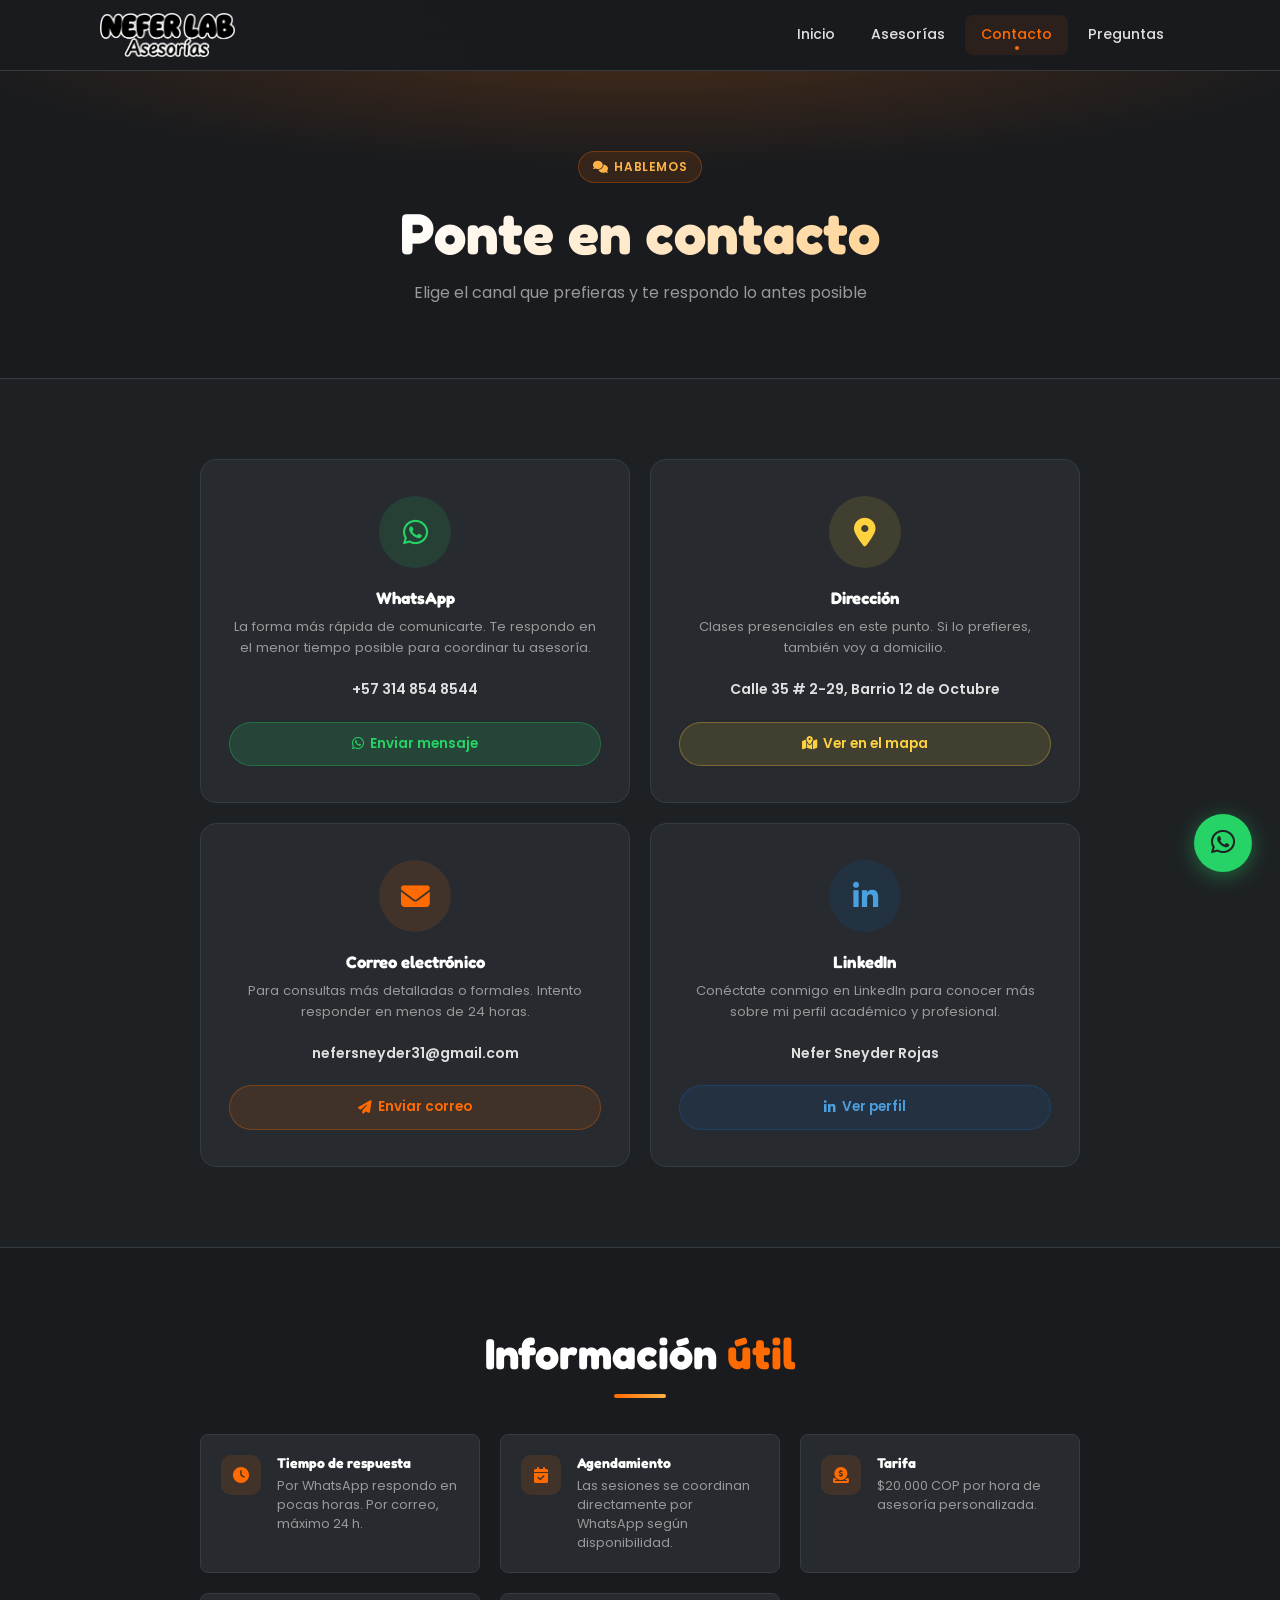
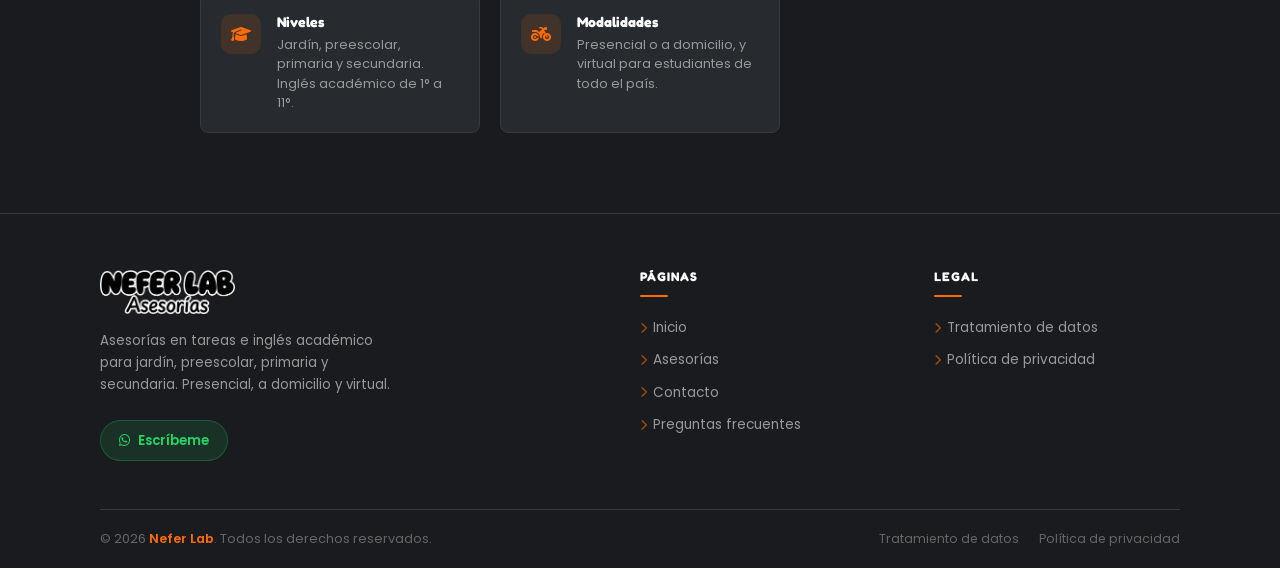
<file: contacto.html>
<!DOCTYPE html>
<html lang="es">
<head>
  <meta charset="UTF-8" />
  <meta name="viewport" content="width=device-width, initial-scale=1.0" />
  <title>Contacto — Nefer Lab</title>
  <link rel="icon" href="favicon.ico?v=2" sizes="any">
  <link rel="icon" href="source/new_img/web/favicon.png?v=2" type="image/png">
  <meta name="description" content="Agenda tu asesoría por WhatsApp, correo o visítanos en la Calle 35 # 2-29, Barrio 12 de Octubre. También a domicilio.">
  <link rel="preconnect" href="https://fonts.googleapis.com">
  <link rel="preconnect" href="https://fonts.gstatic.com" crossorigin>
  <link href="https://fonts.googleapis.com/css2?family=Fredoka:wght@500;600;700&family=Poppins:wght@300;400;500;600;700;800&display=swap" rel="stylesheet">
  <link rel="stylesheet" href="https://cdnjs.cloudflare.com/ajax/libs/font-awesome/6.5.0/css/all.min.css">
  <link rel="stylesheet" href="css/global.css">
  <script src="js/menu.js" defer></script>
  <link rel="stylesheet" href="css/contacto.css">
</head>
<body>
  <a class="skip-link" href="#contenido">Ir al contenido</a>

  <!-- ====== HEADER ====== -->
  <header>
    <div class="header-inner">
      <a href="index.html" class="logo-link">
        <img src="source/new_img/web/logo.webp" alt="Nefer Lab Asesorías" width="135" height="44">
      </a>
      <button class="nav-toggle" type="button" aria-expanded="false" aria-controls="menu" aria-label="Abrir menú">
        <span></span><span></span><span></span>
      </button>
      <nav id="menu">
        <a href="index.html"      class="nav-link">Inicio</a>
        <a href="asesorias.html"  class="nav-link">Asesorías</a>
        <a href="contacto.html"   class="nav-link active" aria-current="page">Contacto</a>
        <a href="preguntas.html"  class="nav-link">Preguntas</a>
      </nav>
    </div>
  </header>

  <main id="contenido">

    <!-- ====== PAGE HERO ====== -->
    <div class="page-hero">
      <div class="page-hero-grid" aria-hidden="true"></div>
      <div class="badge">
        <i class="fa-solid fa-comments"></i>
        Hablemos
      </div>
      <h1>Ponte en contacto</h1>
      <p>Elige el canal que prefieras y te respondo lo antes posible</p>
    </div>

    <!-- ====== MÉTODOS DE CONTACTO ====== -->
    <section class="contact-section">
      <div class="section-inner">

        <div class="contact-grid">

          <!-- WhatsApp -->
          <div class="contact-card wa">
            <div class="contact-icon-wrap">
              <i class="fa-brands fa-whatsapp"></i>
            </div>
            <h3>WhatsApp</h3>
            <p class="contact-desc">
              La forma más rápida de comunicarte. Te respondo en el menor tiempo posible para coordinar tu asesoría.
            </p>
            <p class="contact-value">+57 314 854 8544</p>
            <a href="https://wa.me/573148548544?text=Hola%2C%20Nefer.%20Quisiera%20consultar%20disponibilidad%20para%20una%20asesor%C3%ADa%20de%20Nefer%20Lab."
               class="contact-btn" target="_blank" rel="noopener noreferrer">
              <i class="fa-brands fa-whatsapp"></i>
              Enviar mensaje
            </a>
          </div>

          <!-- Dirección -->
          <div class="contact-card map">
            <div class="contact-icon-wrap">
              <i class="fa-solid fa-location-dot"></i>
            </div>
            <h3>Dirección</h3>
            <p class="contact-desc">
              Clases presenciales en este punto. Si lo prefieres, también voy a domicilio.
            </p>
            <p class="contact-value">Calle 35 # 2-29, Barrio 12 de Octubre</p>
            <a href="https://www.google.com/maps/search/?api=1&amp;query=7.842074%2C-72.500533"
               class="contact-btn" target="_blank" rel="noopener noreferrer">
              <i class="fa-solid fa-map-location-dot"></i>
              Ver en el mapa
            </a>
          </div>

          <!-- Correo -->
          <div class="contact-card mail">
            <div class="contact-icon-wrap">
              <i class="fa-solid fa-envelope"></i>
            </div>
            <h3>Correo electrónico</h3>
            <p class="contact-desc">
              Para consultas más detalladas o formales. Intento responder en menos de 24 horas.
            </p>
            <p class="contact-value">nefersneyder31@gmail.com</p>
            <a href="https://mail.google.com/mail/?view=cm&to=nefersneyder31@gmail.com&su=Consulta+sobre+asesor%C3%ADas+%E2%80%94+Nefer+Lab&body=Hola+Nefer%2C%0A%0AMe+interesa+obtener+m%C3%A1s+informaci%C3%B3n+sobre+tus+asesor%C3%ADas+acad%C3%A9micas.%0A%0AQuedo+atento%2Fa+a+tu+respuesta.%0A%0ASaludos%2C%0A%5BTu+nombre%5D"
               class="contact-btn" target="_blank" rel="noopener noreferrer">
              <i class="fa-solid fa-paper-plane"></i>
              Enviar correo
            </a>
          </div>

          <!-- LinkedIn -->
          <div class="contact-card li">
            <div class="contact-icon-wrap">
              <i class="fa-brands fa-linkedin-in"></i>
            </div>
            <h3>LinkedIn</h3>
            <p class="contact-desc">
              Conéctate conmigo en LinkedIn para conocer más sobre mi perfil académico y profesional.
            </p>
            <p class="contact-value">Nefer Sneyder Rojas</p>
            <a href="https://www.linkedin.com/in/nefer-sneyder-rojas-a7ba17280/"
               class="contact-btn" target="_blank" rel="noopener noreferrer">
              <i class="fa-brands fa-linkedin-in"></i>
              Ver perfil
            </a>
          </div>

        </div>
      </div>
    </section>

    <!-- ====== INFO ADICIONAL ====== -->
    <section class="info-section">
      <div class="section-inner">
        <div class="section-header center" style="margin-bottom:36px;">
          <h2 class="section-title">Información <span>útil</span></h2>
          <div class="divider" style="margin:14px auto 0;"></div>
        </div>

        <div class="info-grid">
          <div class="info-item">
            <div class="info-icon"><i class="fa-solid fa-clock"></i></div>
            <div>
              <h4>Tiempo de respuesta</h4>
              <p>Por WhatsApp respondo en pocas horas. Por correo, máximo 24 h.</p>
            </div>
          </div>
          <div class="info-item">
            <div class="info-icon"><i class="fa-solid fa-calendar-check"></i></div>
            <div>
              <h4>Agendamiento</h4>
              <p>Las sesiones se coordinan directamente por WhatsApp según disponibilidad.</p>
            </div>
          </div>
          <div class="info-item">
            <div class="info-icon"><i class="fa-solid fa-circle-dollar-to-slot"></i></div>
            <div>
              <h4>Tarifa</h4>
              <p>$20.000 COP por hora de asesoría personalizada.</p>
            </div>
          </div>
          <div class="info-item">
            <div class="info-icon"><i class="fa-solid fa-graduation-cap"></i></div>
            <div>
              <h4>Niveles</h4>
              <p>Jardín, preescolar, primaria y secundaria. Inglés académico de 1° a 11°.</p>
            </div>
          </div>
          <div class="info-item">
            <div class="info-icon"><i class="fa-solid fa-motorcycle"></i></div>
            <div>
              <h4>Modalidades</h4>
              <p>Presencial o a domicilio, y virtual para estudiantes de todo el país.</p>
            </div>
          </div>
        </div>
      </div>
    </section>

  </main>

  <!-- ====== FOOTER ====== -->
  <footer>
    <div class="footer-body">
      <div class="footer-brand">
        <a href="index.html" class="logo-link">
          <img src="source/new_img/web/logo.webp" alt="Nefer Lab Asesorías" width="135" height="44">
        </a>
        <p>Asesorías en tareas e inglés académico para jardín, preescolar, primaria y secundaria. Presencial, a domicilio y virtual.</p>
        <a href="https://wa.me/573148548544?text=Hola%2C%20Nefer.%20Quisiera%20consultar%20disponibilidad%20para%20una%20asesor%C3%ADa%20de%20Nefer%20Lab."
           class="footer-wa" target="_blank" rel="noopener noreferrer">
          <i class="fa-brands fa-whatsapp"></i> Escríbeme
        </a>
      </div>
      <div class="footer-col">
        <h4>Páginas</h4>
        <ul>
          <li><a href="index.html"><i class="fa-solid fa-chevron-right"></i> Inicio</a></li>
          <li><a href="asesorias.html"><i class="fa-solid fa-chevron-right"></i> Asesorías</a></li>
          <li><a href="contacto.html"><i class="fa-solid fa-chevron-right"></i> Contacto</a></li>
          <li><a href="preguntas.html"><i class="fa-solid fa-chevron-right"></i> Preguntas frecuentes</a></li>
        </ul>
      </div>
      <div class="footer-col">
        <h4>Legal</h4>
        <ul>
          <li><a href="tratamiento-datos.html"><i class="fa-solid fa-chevron-right"></i> Tratamiento de datos</a></li>
          <li><a href="politica-privacidad.html"><i class="fa-solid fa-chevron-right"></i> Política de privacidad</a></li>
        </ul>
      </div>
    </div>
    <div class="footer-bottom">
      <p>© 2026 <span>Nefer Lab</span>. Todos los derechos reservados.</p>
      <div class="footer-legal-links">
        <a href="tratamiento-datos.html">Tratamiento de datos</a>
        <a href="politica-privacidad.html">Política de privacidad</a>
      </div>
    </div>
  </footer>

  <!-- Botón flotante WhatsApp -->
  <a href="https://wa.me/573148548544?text=Hola%2C%20Nefer.%20Quisiera%20consultar%20disponibilidad%20para%20una%20asesor%C3%ADa%20de%20Nefer%20Lab."
     class="whatsapp-float" target="_blank" rel="noopener noreferrer" aria-label="WhatsApp">
    <i class="fa-brands fa-whatsapp"></i>
  </a>
</body>
</html>
</file>
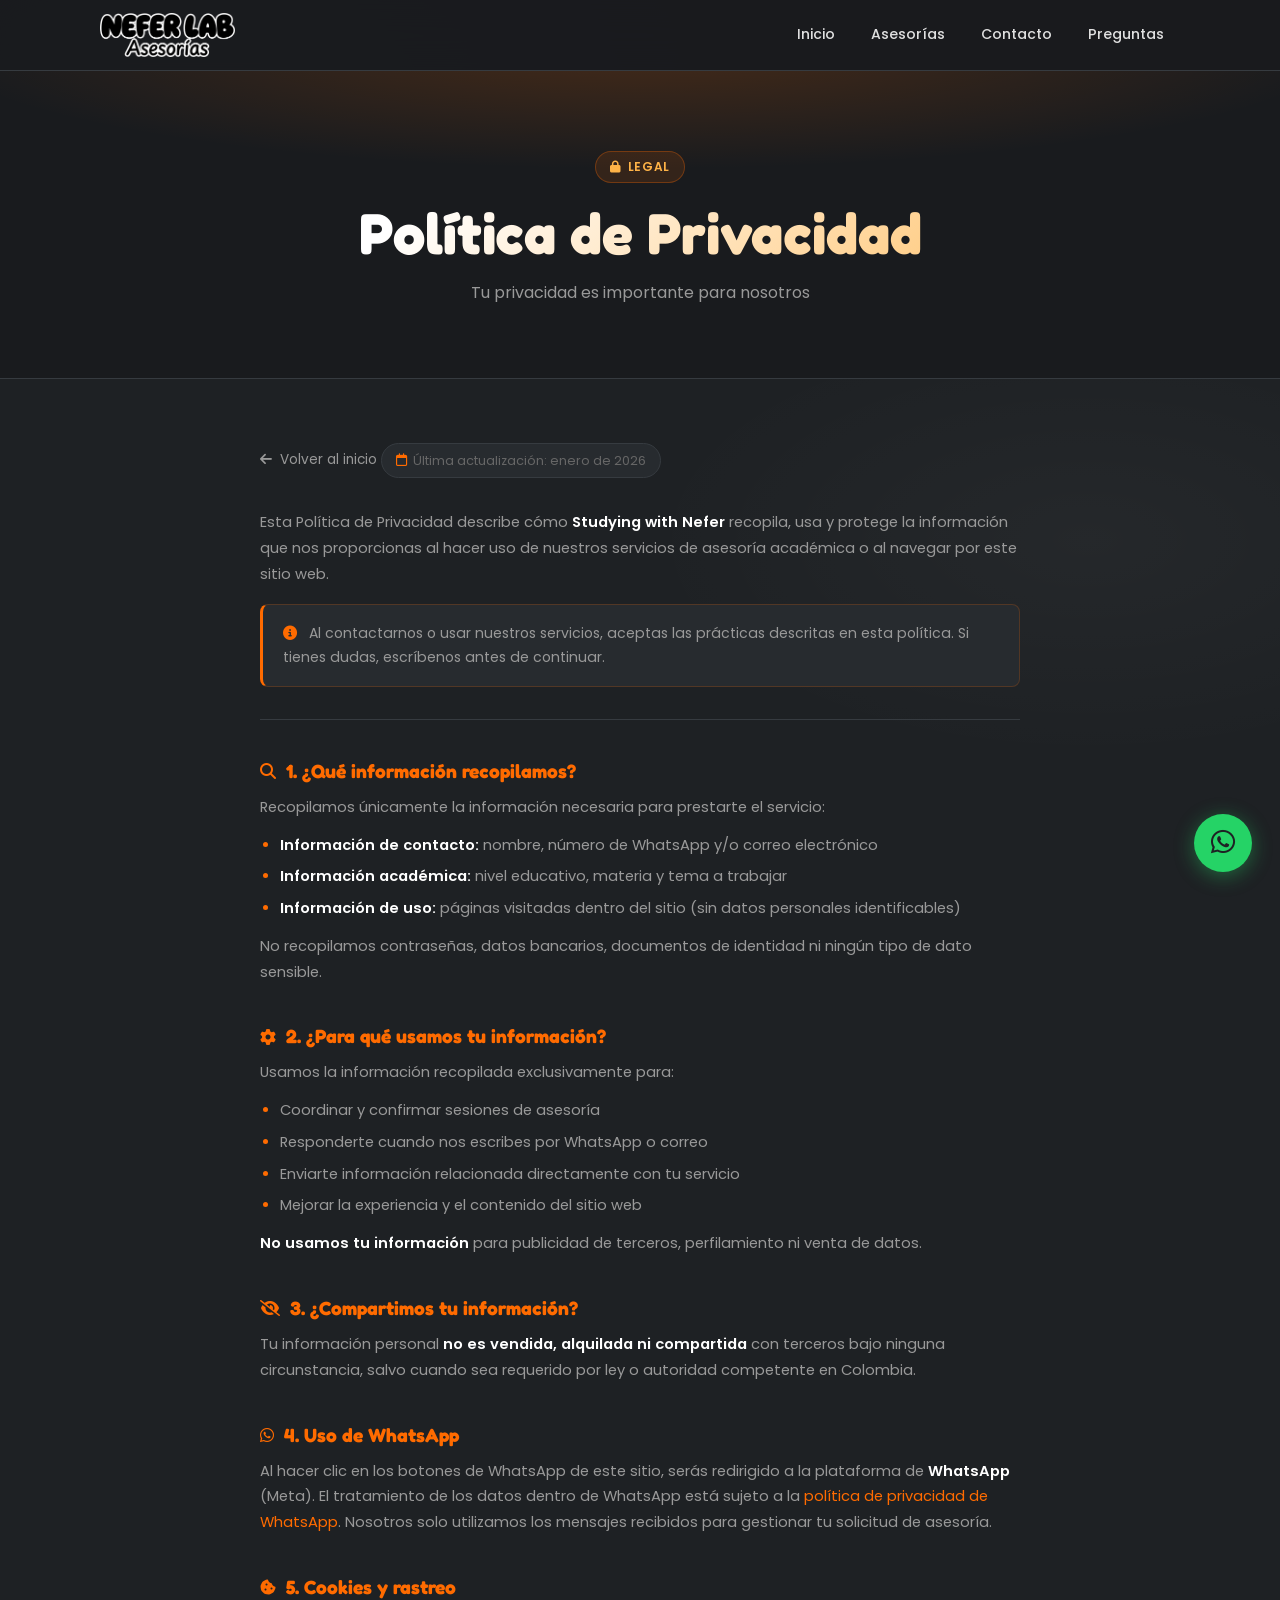
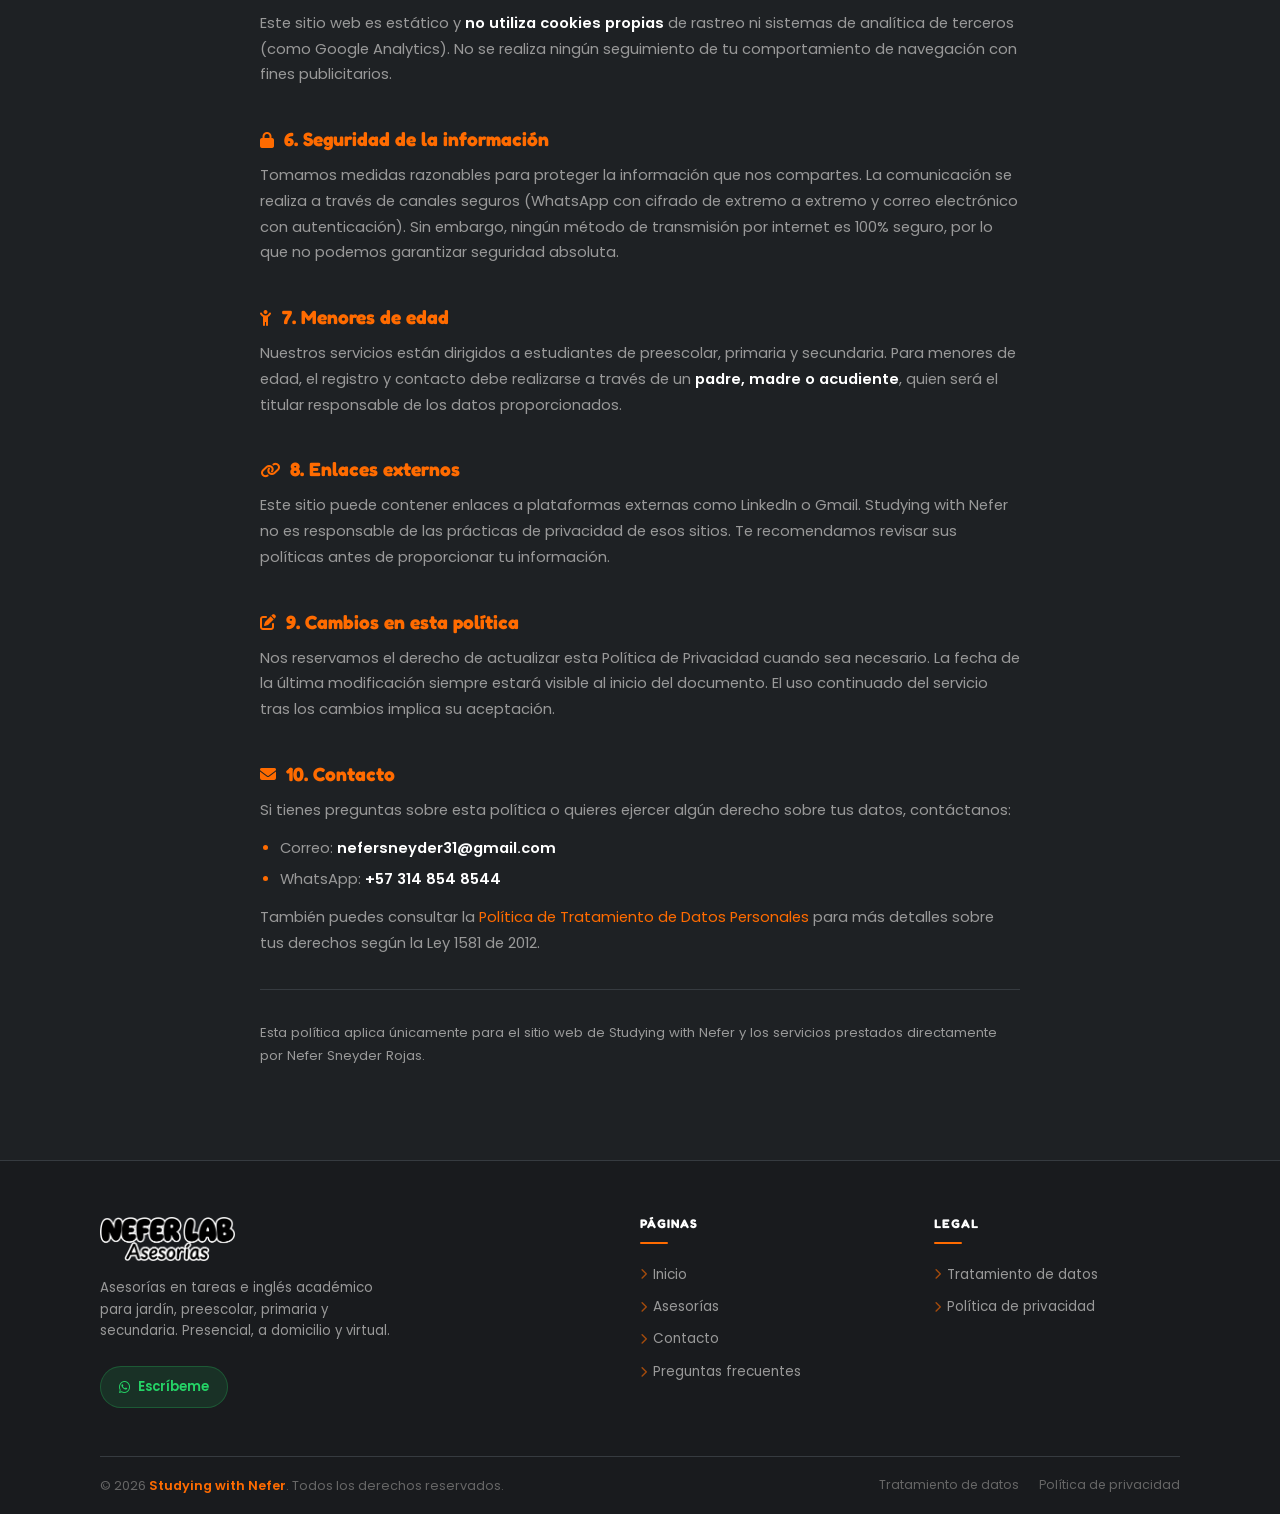
<file: politica-privacidad.html>
<!DOCTYPE html>
<html lang="es">
<head>
  <meta charset="UTF-8" />
  <meta name="viewport" content="width=device-width, initial-scale=1.0" />
  <title>Política de Privacidad — Studying with Nefer</title>
  <link rel="icon" href="favicon.ico?v=2" sizes="any">
  <link rel="icon" href="source/new_img/web/favicon.png?v=2" type="image/png">
  <link rel="preconnect" href="https://fonts.googleapis.com">
  <link rel="preconnect" href="https://fonts.gstatic.com" crossorigin>
  <link href="https://fonts.googleapis.com/css2?family=Fredoka:wght@500;600;700&family=Poppins:wght@300;400;500;600;700;800&display=swap" rel="stylesheet">
  <link rel="stylesheet" href="https://cdnjs.cloudflare.com/ajax/libs/font-awesome/6.5.0/css/all.min.css">
  <link rel="stylesheet" href="css/global.css">
  <script src="js/menu.js" defer></script>
  <style>
    .legal-page { padding: 64px 2rem 80px; }
    .legal-inner { max-width: 760px; margin: 0 auto; }
    .legal-inner h2 {
      font-size: 1.2rem;
      color: var(--orange);
      margin: 40px 0 12px;
      display: flex;
      align-items: center;
      gap: 10px;
    }
    .legal-inner h2 i { font-size: 1rem; }
    .legal-inner p { font-size: 0.92rem; color: var(--gray); line-height: 1.75; margin-bottom: 12px; }
    .legal-inner ul { padding-left: 20px; margin-bottom: 12px; }
    .legal-inner ul li { font-size: 0.92rem; color: var(--gray); line-height: 1.75; margin-bottom: 6px; }
    .legal-inner ul li::marker { color: var(--orange); }
    .legal-inner strong { color: var(--white); }
    .legal-divider { height: 1px; background: var(--dark-border); margin: 32px 0; }
    .legal-date {
      display: inline-flex;
      align-items: center;
      gap: 6px;
      font-size: 0.8rem;
      color: var(--gray-dark);
      background: var(--dark-card);
      border: 1px solid var(--dark-border);
      padding: 6px 14px;
      border-radius: 50px;
      margin-bottom: 32px;
    }
    .legal-date i { color: var(--orange); }
    .back-link {
      display: inline-flex;
      align-items: center;
      gap: 8px;
      font-size: 0.85rem;
      color: var(--gray);
      margin-bottom: 32px;
      transition: var(--transition);
    }
    .back-link:hover { color: var(--orange); }
    .highlight-box {
      background: var(--dark-card);
      border: 1px solid rgba(255,107,0,0.2);
      border-left: 3px solid var(--orange);
      border-radius: var(--radius-sm);
      padding: 16px 20px;
      margin: 16px 0 24px;
    }
    .highlight-box p { margin-bottom: 0; font-size: 0.88rem; }
  </style>
</head>
<body>

  <!-- ====== HEADER ====== -->
  <header>
    <div class="header-inner">
      <a href="index.html" class="logo-link">
        <img src="source/new_img/web/logo.webp" alt="Nefer Lab Asesorías" width="135" height="44">
      </a>
      <button class="nav-toggle" type="button" aria-expanded="false" aria-controls="menu" aria-label="Abrir menú">
        <span></span><span></span><span></span>
      </button>
      <nav id="menu">
        <a href="index.html"     class="nav-link">Inicio</a>
        <a href="asesorias.html" class="nav-link">Asesorías</a>
        <a href="contacto.html"  class="nav-link">Contacto</a>
        <a href="preguntas.html"  class="nav-link">Preguntas</a>
      </nav>
    </div>
  </header>

  <!-- PAGE HERO -->
  <div class="page-hero">
    <div class="page-hero-grid" aria-hidden="true"></div>
    <div class="badge reveal">
      <i class="fa-solid fa-lock"></i>
      Legal
    </div>
    <h1 class="reveal reveal-delay-1">Política de Privacidad</h1>
    <p class="reveal reveal-delay-2">Tu privacidad es importante para nosotros</p>
  </div>

  <main>
    <section class="legal-page">
      <div class="legal-inner">

        <a href="index.html" class="back-link">
          <i class="fa-solid fa-arrow-left"></i> Volver al inicio
        </a>

        <div class="legal-date">
          <i class="fa-regular fa-calendar"></i>
          Última actualización: enero de 2026
        </div>

        <p>
          Esta Política de Privacidad describe cómo <strong>Studying with Nefer</strong> recopila,
          usa y protege la información que nos proporcionas al hacer uso de nuestros servicios
          de asesoría académica o al navegar por este sitio web.
        </p>

        <div class="highlight-box">
          <p>
            <i class="fa-solid fa-circle-info" style="color:var(--orange); margin-right:8px;"></i>
            Al contactarnos o usar nuestros servicios, aceptas las prácticas descritas en
            esta política. Si tienes dudas, escríbenos antes de continuar.
          </p>
        </div>

        <div class="legal-divider"></div>

        <h2><i class="fa-solid fa-magnifying-glass"></i> 1. ¿Qué información recopilamos?</h2>
        <p>Recopilamos únicamente la información necesaria para prestarte el servicio:</p>
        <ul>
          <li><strong>Información de contacto:</strong> nombre, número de WhatsApp y/o correo electrónico</li>
          <li><strong>Información académica:</strong> nivel educativo, materia y tema a trabajar</li>
          <li><strong>Información de uso:</strong> páginas visitadas dentro del sitio (sin datos personales identificables)</li>
        </ul>
        <p>No recopilamos contraseñas, datos bancarios, documentos de identidad ni ningún tipo de dato sensible.</p>

        <h2><i class="fa-solid fa-gear"></i> 2. ¿Para qué usamos tu información?</h2>
        <p>Usamos la información recopilada exclusivamente para:</p>
        <ul>
          <li>Coordinar y confirmar sesiones de asesoría</li>
          <li>Responderte cuando nos escribes por WhatsApp o correo</li>
          <li>Enviarte información relacionada directamente con tu servicio</li>
          <li>Mejorar la experiencia y el contenido del sitio web</li>
        </ul>
        <p><strong>No usamos tu información</strong> para publicidad de terceros, perfilamiento ni venta de datos.</p>

        <h2><i class="fa-solid fa-eye-slash"></i> 3. ¿Compartimos tu información?</h2>
        <p>
          Tu información personal <strong>no es vendida, alquilada ni compartida</strong> con
          terceros bajo ninguna circunstancia, salvo cuando sea requerido por ley o autoridad
          competente en Colombia.
        </p>

        <h2><i class="fa-brands fa-whatsapp"></i> 4. Uso de WhatsApp</h2>
        <p>
          Al hacer clic en los botones de WhatsApp de este sitio, serás redirigido a la
          plataforma de <strong>WhatsApp</strong> (Meta). El tratamiento de los datos dentro
          de WhatsApp está sujeto a la
          <a href="https://www.whatsapp.com/legal/privacy-policy" target="_blank" rel="noopener noreferrer"
             style="color:var(--orange);">política de privacidad de WhatsApp</a>.
          Nosotros solo utilizamos los mensajes recibidos para gestionar tu solicitud de asesoría.
        </p>

        <h2><i class="fa-solid fa-cookie-bite"></i> 5. Cookies y rastreo</h2>
        <p>
          Este sitio web es estático y <strong>no utiliza cookies propias</strong> de rastreo ni
          sistemas de analítica de terceros (como Google Analytics). No se realiza ningún
          seguimiento de tu comportamiento de navegación con fines publicitarios.
        </p>

        <h2><i class="fa-solid fa-lock"></i> 6. Seguridad de la información</h2>
        <p>
          Tomamos medidas razonables para proteger la información que nos compartes.
          La comunicación se realiza a través de canales seguros (WhatsApp con cifrado de extremo
          a extremo y correo electrónico con autenticación). Sin embargo, ningún método de
          transmisión por internet es 100% seguro, por lo que no podemos garantizar seguridad
          absoluta.
        </p>

        <h2><i class="fa-solid fa-child-reaching"></i> 7. Menores de edad</h2>
        <p>
          Nuestros servicios están dirigidos a estudiantes de preescolar, primaria y secundaria.
          Para menores de edad, el registro y contacto debe realizarse a través de un
          <strong>padre, madre o acudiente</strong>, quien será el titular responsable de los
          datos proporcionados.
        </p>

        <h2><i class="fa-solid fa-link"></i> 8. Enlaces externos</h2>
        <p>
          Este sitio puede contener enlaces a plataformas externas como LinkedIn o Gmail.
          Studying with Nefer no es responsable de las prácticas de privacidad de esos sitios.
          Te recomendamos revisar sus políticas antes de proporcionar tu información.
        </p>

        <h2><i class="fa-solid fa-pen-to-square"></i> 9. Cambios en esta política</h2>
        <p>
          Nos reservamos el derecho de actualizar esta Política de Privacidad cuando sea
          necesario. La fecha de la última modificación siempre estará visible al inicio
          del documento. El uso continuado del servicio tras los cambios implica su aceptación.
        </p>

        <h2><i class="fa-solid fa-envelope"></i> 10. Contacto</h2>
        <p>Si tienes preguntas sobre esta política o quieres ejercer algún derecho sobre tus datos, contáctanos:</p>
        <ul>
          <li>Correo: <strong>nefersneyder31@gmail.com</strong></li>
          <li>WhatsApp: <strong>+57 314 854 8544</strong></li>
        </ul>
        <p>
          También puedes consultar la
          <a href="tratamiento-datos.html" style="color:var(--orange);">Política de Tratamiento de Datos Personales</a>
          para más detalles sobre tus derechos según la Ley 1581 de 2012.
        </p>

        <div class="legal-divider"></div>

        <p style="font-size:0.82rem;">
          Esta política aplica únicamente para el sitio web de Studying with Nefer y los
          servicios prestados directamente por Nefer Sneyder Rojas.
        </p>

      </div>
    </section>
  </main>

  <!-- ====== FOOTER ====== -->
  <footer>
    <div class="footer-body">
      <div class="footer-brand">
        <a href="index.html" class="logo-link">
          <img src="source/new_img/web/logo.webp" alt="Nefer Lab Asesorías" width="135" height="44">
        </a>
        <p>Asesorías en tareas e inglés académico para jardín, preescolar, primaria y secundaria. Presencial, a domicilio y virtual.</p>
        <a href="https://wa.me/573148548544?text=Hola%20Nefer!%20Quiero%20un%20servicio%20de%20asesor%C3%ADa%20de%20tareas.%20%C2%BFMe%20puedes%20dar%20m%C3%A1s%20informaci%C3%B3n%3F"
           class="footer-wa" target="_blank" rel="noopener noreferrer">
          <i class="fa-brands fa-whatsapp"></i> Escríbeme
        </a>
      </div>
      <div class="footer-col">
        <h4>Páginas</h4>
        <ul>
          <li><a href="index.html"><i class="fa-solid fa-chevron-right"></i> Inicio</a></li>
          <li><a href="asesorias.html"><i class="fa-solid fa-chevron-right"></i> Asesorías</a></li>
          <li><a href="contacto.html"><i class="fa-solid fa-chevron-right"></i> Contacto</a></li>
          <li><a href="preguntas.html"><i class="fa-solid fa-chevron-right"></i> Preguntas frecuentes</a></li>
        </ul>
      </div>
      <div class="footer-col">
        <h4>Legal</h4>
        <ul>
          <li><a href="tratamiento-datos.html"><i class="fa-solid fa-chevron-right"></i> Tratamiento de datos</a></li>
          <li><a href="politica-privacidad.html"><i class="fa-solid fa-chevron-right"></i> Política de privacidad</a></li>
        </ul>
      </div>
    </div>
    <div class="footer-bottom">
      <p>© 2026 <span>Studying with Nefer</span>. Todos los derechos reservados.</p>
      <div class="footer-legal-links">
        <a href="tratamiento-datos.html">Tratamiento de datos</a>
        <a href="politica-privacidad.html">Política de privacidad</a>
      </div>
    </div>
  </footer>

  <!-- Botón flotante WhatsApp -->
  <a href="https://wa.me/573148548544?text=Hola%20Nefer!%20Quiero%20un%20servicio%20de%20asesor%C3%ADa%20de%20tareas.%20%C2%BFMe%20puedes%20dar%20m%C3%A1s%20informaci%C3%B3n%3F"
     class="whatsapp-float" target="_blank" rel="noopener noreferrer" aria-label="WhatsApp">
    <i class="fa-brands fa-whatsapp"></i>
  </a>

  <script>
    const observer = new IntersectionObserver(entries => {
      entries.forEach(e => { if (e.isIntersecting) e.target.classList.add('visible') })
    }, { threshold: 0.1 })
    document.querySelectorAll('.reveal').forEach(el => observer.observe(el))
    setTimeout(() => {
      document.querySelectorAll('.page-hero .reveal').forEach(el => el.classList.add('visible'))
    }, 80)
  </script>
</body>
</html>
</file>
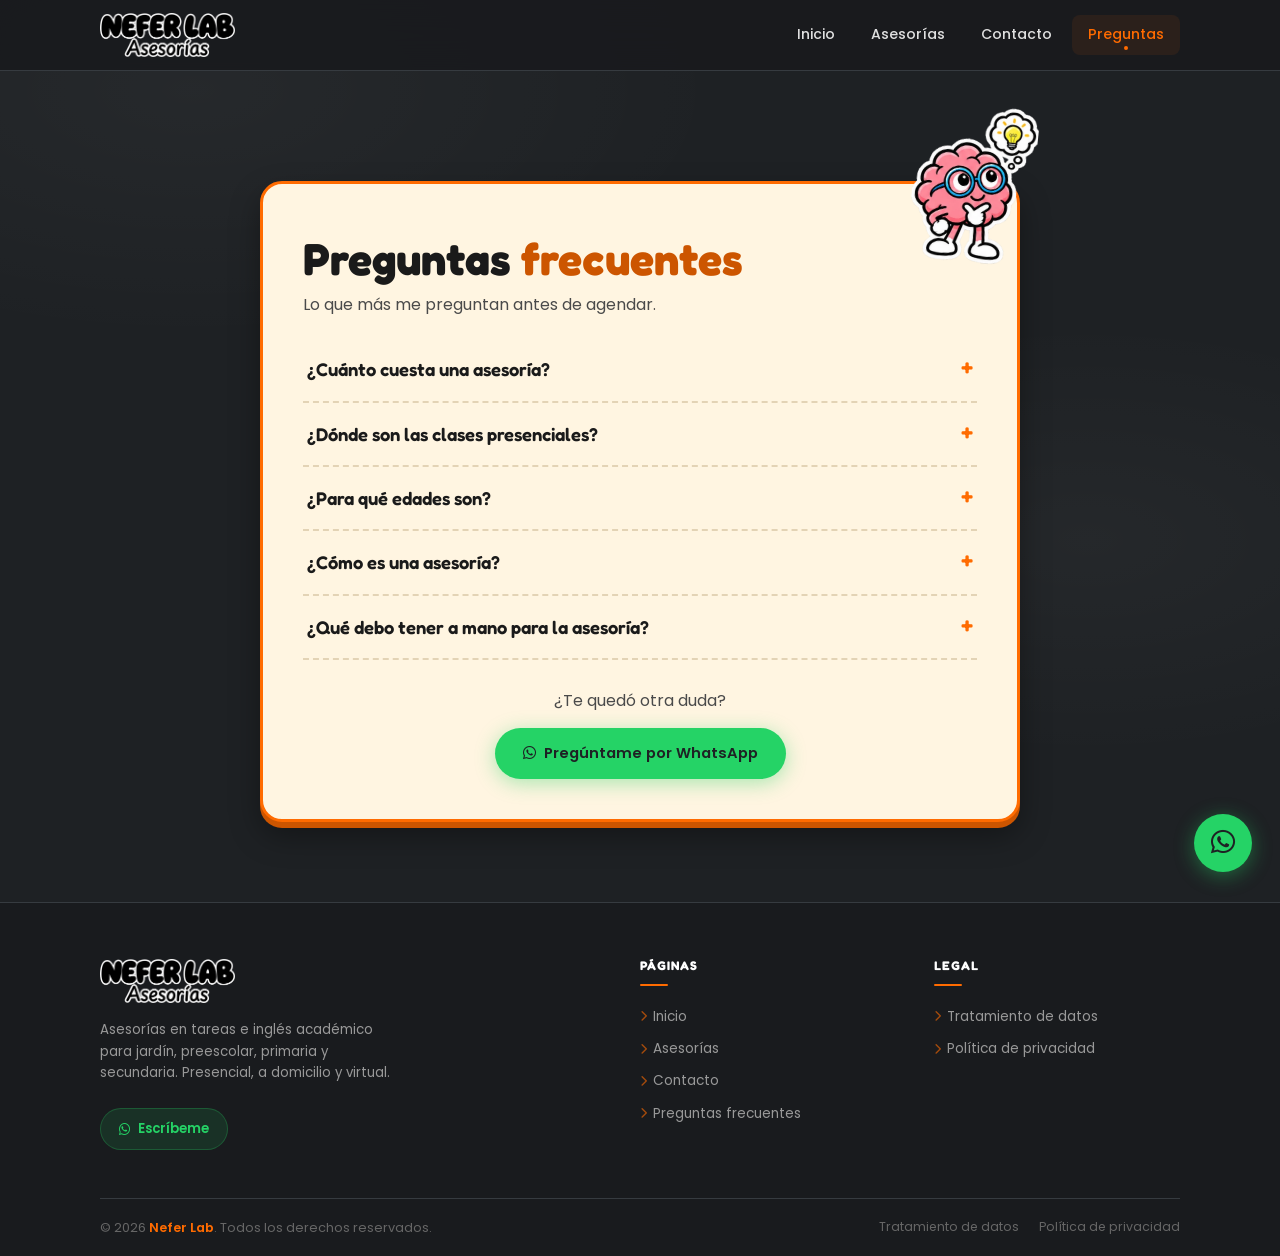
<file: preguntas.html>
<!DOCTYPE html>
<html lang="es">
<head>
  <meta charset="UTF-8" />
  <meta name="viewport" content="width=device-width, initial-scale=1.0" />
  <title>Preguntas frecuentes — Nefer Lab</title>
  <link rel="icon" href="favicon.ico?v=2" sizes="any">
  <link rel="icon" href="source/new_img/web/favicon.png?v=2" type="image/png">
  <meta name="description" content="Preguntas frecuentes sobre las asesorías de Nefer Lab: precio, dirección, edades y cómo es una clase.">
  <link rel="preconnect" href="https://fonts.googleapis.com">
  <link rel="preconnect" href="https://fonts.gstatic.com" crossorigin>
  <link href="https://fonts.googleapis.com/css2?family=Fredoka:wght@500;600;700&family=Poppins:wght@300;400;500;600;700;800&display=swap" rel="stylesheet">
  <link rel="stylesheet" href="https://cdnjs.cloudflare.com/ajax/libs/font-awesome/6.5.0/css/all.min.css">
  <link rel="stylesheet" href="css/global.css">
  <script src="js/menu.js" defer></script>
  <link rel="stylesheet" href="css/preguntas.css">
</head>
<body>
  <a class="skip-link" href="#contenido">Ir al contenido</a>

  <!-- ====== HEADER ====== -->
  <header>
    <div class="header-inner">
      <a href="index.html" class="logo-link">
        <img src="source/new_img/web/logo.webp" alt="Nefer Lab Asesorías" width="135" height="44">
      </a>
      <button class="nav-toggle" type="button" aria-expanded="false" aria-controls="menu" aria-label="Abrir menú">
        <span></span><span></span><span></span>
      </button>
      <nav id="menu">
        <a href="index.html"      class="nav-link">Inicio</a>
        <a href="asesorias.html"  class="nav-link">Asesorías</a>
        <a href="contacto.html"   class="nav-link">Contacto</a>
        <a href="preguntas.html"  class="nav-link active" aria-current="page">Preguntas</a>
      </nav>
    </div>
  </header>

  <main id="contenido">
    <section class="faq" aria-labelledby="preguntas">
      <div class="faq-box sticker">
        <img class="faq-mascot" src="source/new_img/web/cerebritos/cerebro-idea.webp" alt="" width="300" height="397">
        <h1 id="preguntas">Preguntas <span>frecuentes</span></h1>
        <p class="faq-intro">Lo que más me preguntan antes de agendar.</p>
        <details>
          <summary>¿Cuánto cuesta una asesoría?</summary>
          <p>$20.000 COP por hora, igual en presencial, a domicilio y virtual.</p>
        </details>
        <details>
          <summary>¿Dónde son las clases presenciales?</summary>
          <p>En la Calle 35 # 2-29, Barrio 12 de Octubre. Si prefieres, también voy a tu casa.</p>
        </details>
        <details>
          <summary>¿Para qué edades son?</summary>
          <p>Para estudiantes de jardín, preescolar, primaria y secundaria. Inglés académico de 1° a 11°.</p>
        </details>
        <details>
          <summary>¿Cómo es una asesoría?</summary>
          <p>Trabajamos la tarea o el tema juntos: explico con ejemplos, practicamos y resolvemos dudas hasta que quede claro.</p>
        </details>
        <details>
          <summary>¿Qué debo tener a mano para la asesoría?</summary>
          <p>Los cuadernos, guías o la tarea que se va a trabajar. Si sabes la fecha de la evaluación, cuéntamela al agendar.</p>
        </details>
        <div class="faq-more">
          <p>¿Te quedó otra duda?</p>
          <a href="https://wa.me/573148548544?text=Hola%2C%20Nefer.%20Tengo%20una%20pregunta%20sobre%20las%20asesor%C3%ADas." class="btn btn-whatsapp" target="_blank" rel="noopener noreferrer">
            <i class="fa-brands fa-whatsapp" aria-hidden="true"></i> Pregúntame por WhatsApp
          </a>
        </div>
      </div>
    </section>
  </main>

  <!-- ====== FOOTER ====== -->
  <footer>
    <div class="footer-body">
      <div class="footer-brand">
        <a href="index.html" class="logo-link">
          <img src="source/new_img/web/logo.webp" alt="Nefer Lab Asesorías" width="135" height="44">
        </a>
        <p>Asesorías en tareas e inglés académico para jardín, preescolar, primaria y secundaria. Presencial, a domicilio y virtual.</p>
        <a href="https://wa.me/573148548544?text=Hola%2C%20Nefer.%20Quisiera%20consultar%20disponibilidad%20para%20una%20asesor%C3%ADa%20de%20Nefer%20Lab."
           class="footer-wa" target="_blank" rel="noopener noreferrer">
          <i class="fa-brands fa-whatsapp"></i> Escríbeme
        </a>
      </div>
      <div class="footer-col">
        <h4>Páginas</h4>
        <ul>
          <li><a href="index.html"><i class="fa-solid fa-chevron-right"></i> Inicio</a></li>
          <li><a href="asesorias.html"><i class="fa-solid fa-chevron-right"></i> Asesorías</a></li>
          <li><a href="contacto.html"><i class="fa-solid fa-chevron-right"></i> Contacto</a></li>
          <li><a href="preguntas.html"><i class="fa-solid fa-chevron-right"></i> Preguntas frecuentes</a></li>
        </ul>
      </div>
      <div class="footer-col">
        <h4>Legal</h4>
        <ul>
          <li><a href="tratamiento-datos.html"><i class="fa-solid fa-chevron-right"></i> Tratamiento de datos</a></li>
          <li><a href="politica-privacidad.html"><i class="fa-solid fa-chevron-right"></i> Política de privacidad</a></li>
        </ul>
      </div>
    </div>
    <div class="footer-bottom">
      <p>© 2026 <span>Nefer Lab</span>. Todos los derechos reservados.</p>
      <div class="footer-legal-links">
        <a href="tratamiento-datos.html">Tratamiento de datos</a>
        <a href="politica-privacidad.html">Política de privacidad</a>
      </div>
    </div>
  </footer>

  <!-- Botón flotante WhatsApp -->
  <a href="https://wa.me/573148548544?text=Hola%2C%20Nefer.%20Quisiera%20consultar%20disponibilidad%20para%20una%20asesor%C3%ADa%20de%20Nefer%20Lab."
     class="whatsapp-float" target="_blank" rel="noopener noreferrer" aria-label="WhatsApp">
    <i class="fa-brands fa-whatsapp"></i>
  </a>
</body>
</html>
</file>
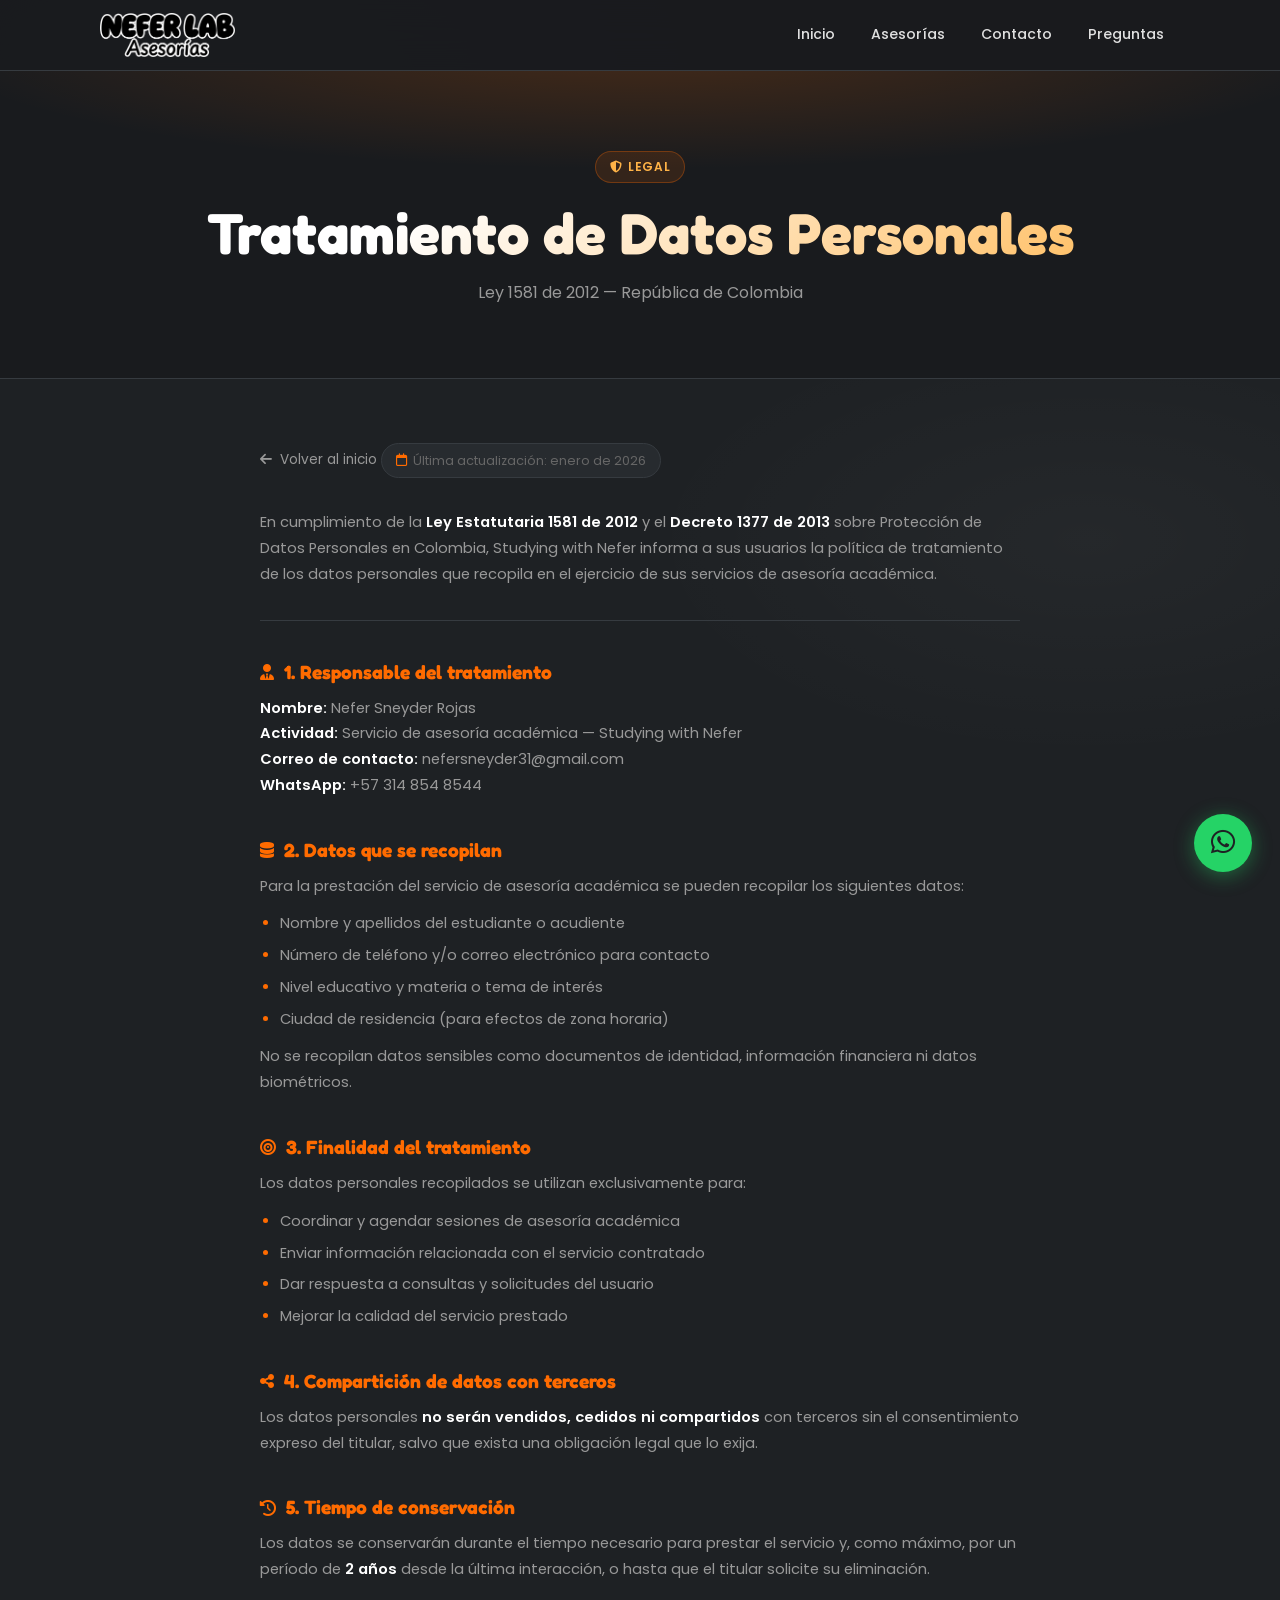
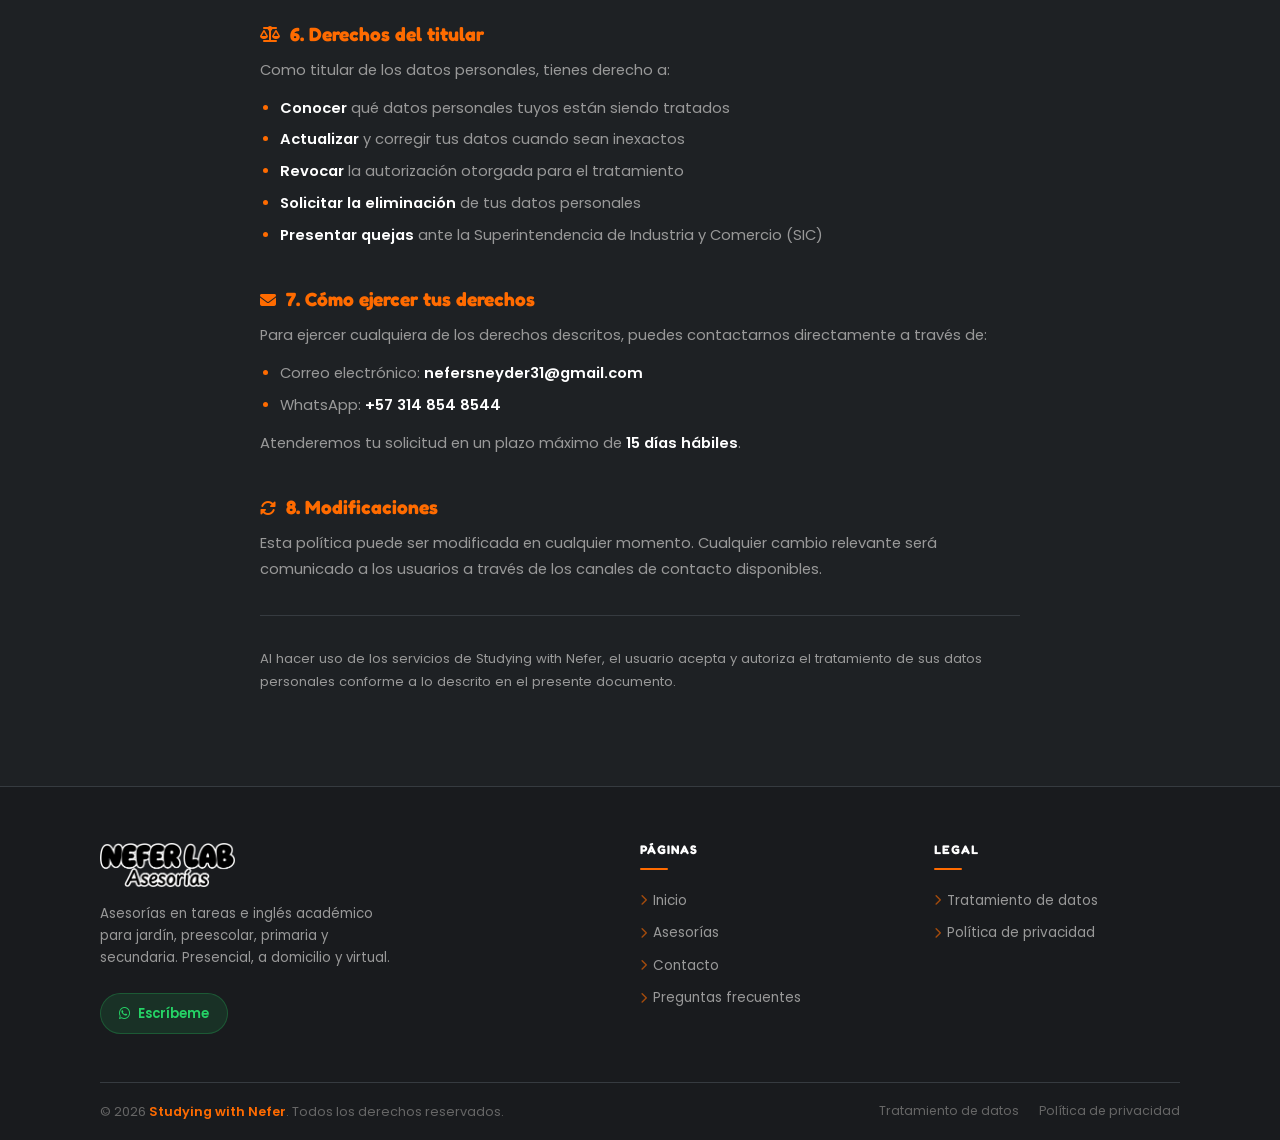
<file: tratamiento-datos.html>
<!DOCTYPE html>
<html lang="es">
<head>
  <meta charset="UTF-8" />
  <meta name="viewport" content="width=device-width, initial-scale=1.0" />
  <title>Tratamiento de Datos — Studying with Nefer</title>
  <link rel="icon" href="favicon.ico?v=2" sizes="any">
  <link rel="icon" href="source/new_img/web/favicon.png?v=2" type="image/png">
  <link rel="preconnect" href="https://fonts.googleapis.com">
  <link rel="preconnect" href="https://fonts.gstatic.com" crossorigin>
  <link href="https://fonts.googleapis.com/css2?family=Fredoka:wght@500;600;700&family=Poppins:wght@300;400;500;600;700;800&display=swap" rel="stylesheet">
  <link rel="stylesheet" href="https://cdnjs.cloudflare.com/ajax/libs/font-awesome/6.5.0/css/all.min.css">
  <link rel="stylesheet" href="css/global.css">
  <script src="js/menu.js" defer></script>
  <style>
    .legal-page { padding: 64px 2rem 80px; }
    .legal-inner { max-width: 760px; margin: 0 auto; }
    .legal-inner h2 {
      font-size: 1.2rem;
      color: var(--orange);
      margin: 40px 0 12px;
      display: flex;
      align-items: center;
      gap: 10px;
    }
    .legal-inner h2 i { font-size: 1rem; }
    .legal-inner p { font-size: 0.92rem; color: var(--gray); line-height: 1.75; margin-bottom: 12px; }
    .legal-inner ul { padding-left: 20px; margin-bottom: 12px; }
    .legal-inner ul li { font-size: 0.92rem; color: var(--gray); line-height: 1.75; margin-bottom: 6px; }
    .legal-inner ul li::marker { color: var(--orange); }
    .legal-inner strong { color: var(--white); }
    .legal-divider { height: 1px; background: var(--dark-border); margin: 32px 0; }
    .legal-date {
      display: inline-flex;
      align-items: center;
      gap: 6px;
      font-size: 0.8rem;
      color: var(--gray-dark);
      background: var(--dark-card);
      border: 1px solid var(--dark-border);
      padding: 6px 14px;
      border-radius: 50px;
      margin-bottom: 32px;
    }
    .legal-date i { color: var(--orange); }
    .back-link {
      display: inline-flex;
      align-items: center;
      gap: 8px;
      font-size: 0.85rem;
      color: var(--gray);
      margin-bottom: 32px;
      transition: var(--transition);
    }
    .back-link:hover { color: var(--orange); }
  </style>
</head>
<body>

  <!-- ====== HEADER ====== -->
  <header>
    <div class="header-inner">
      <a href="index.html" class="logo-link">
        <img src="source/new_img/web/logo.webp" alt="Nefer Lab Asesorías" width="135" height="44">
      </a>
      <button class="nav-toggle" type="button" aria-expanded="false" aria-controls="menu" aria-label="Abrir menú">
        <span></span><span></span><span></span>
      </button>
      <nav id="menu">
        <a href="index.html"     class="nav-link">Inicio</a>
        <a href="asesorias.html" class="nav-link">Asesorías</a>
        <a href="contacto.html"  class="nav-link">Contacto</a>
        <a href="preguntas.html"  class="nav-link">Preguntas</a>
      </nav>
    </div>
  </header>

  <!-- PAGE HERO -->
  <div class="page-hero">
    <div class="page-hero-grid" aria-hidden="true"></div>
    <div class="badge reveal">
      <i class="fa-solid fa-shield-halved"></i>
      Legal
    </div>
    <h1 class="reveal reveal-delay-1">Tratamiento de Datos Personales</h1>
    <p class="reveal reveal-delay-2">Ley 1581 de 2012 — República de Colombia</p>
  </div>

  <main>
    <section class="legal-page">
      <div class="legal-inner">

        <a href="index.html" class="back-link">
          <i class="fa-solid fa-arrow-left"></i> Volver al inicio
        </a>

        <div class="legal-date">
          <i class="fa-regular fa-calendar"></i>
          Última actualización: enero de 2026
        </div>

        <p>
          En cumplimiento de la <strong>Ley Estatutaria 1581 de 2012</strong> y el
          <strong>Decreto 1377 de 2013</strong> sobre Protección de Datos Personales en Colombia,
          Studying with Nefer informa a sus usuarios la política de tratamiento de los datos
          personales que recopila en el ejercicio de sus servicios de asesoría académica.
        </p>

        <div class="legal-divider"></div>

        <h2><i class="fa-solid fa-user-tie"></i> 1. Responsable del tratamiento</h2>
        <p>
          <strong>Nombre:</strong> Nefer Sneyder Rojas<br>
          <strong>Actividad:</strong> Servicio de asesoría académica — Studying with Nefer<br>
          <strong>Correo de contacto:</strong> nefersneyder31@gmail.com<br>
          <strong>WhatsApp:</strong> +57 314 854 8544
        </p>

        <h2><i class="fa-solid fa-database"></i> 2. Datos que se recopilan</h2>
        <p>Para la prestación del servicio de asesoría académica se pueden recopilar los siguientes datos:</p>
        <ul>
          <li>Nombre y apellidos del estudiante o acudiente</li>
          <li>Número de teléfono y/o correo electrónico para contacto</li>
          <li>Nivel educativo y materia o tema de interés</li>
          <li>Ciudad de residencia (para efectos de zona horaria)</li>
        </ul>
        <p>No se recopilan datos sensibles como documentos de identidad, información financiera ni datos biométricos.</p>

        <h2><i class="fa-solid fa-bullseye"></i> 3. Finalidad del tratamiento</h2>
        <p>Los datos personales recopilados se utilizan exclusivamente para:</p>
        <ul>
          <li>Coordinar y agendar sesiones de asesoría académica</li>
          <li>Enviar información relacionada con el servicio contratado</li>
          <li>Dar respuesta a consultas y solicitudes del usuario</li>
          <li>Mejorar la calidad del servicio prestado</li>
        </ul>

        <h2><i class="fa-solid fa-share-nodes"></i> 4. Compartición de datos con terceros</h2>
        <p>
          Los datos personales <strong>no serán vendidos, cedidos ni compartidos</strong> con
          terceros sin el consentimiento expreso del titular, salvo que exista una obligación legal
          que lo exija.
        </p>

        <h2><i class="fa-solid fa-clock-rotate-left"></i> 5. Tiempo de conservación</h2>
        <p>
          Los datos se conservarán durante el tiempo necesario para prestar el servicio y, como
          máximo, por un período de <strong>2 años</strong> desde la última interacción, o hasta
          que el titular solicite su eliminación.
        </p>

        <h2><i class="fa-solid fa-scale-balanced"></i> 6. Derechos del titular</h2>
        <p>Como titular de los datos personales, tienes derecho a:</p>
        <ul>
          <li><strong>Conocer</strong> qué datos personales tuyos están siendo tratados</li>
          <li><strong>Actualizar</strong> y corregir tus datos cuando sean inexactos</li>
          <li><strong>Revocar</strong> la autorización otorgada para el tratamiento</li>
          <li><strong>Solicitar la eliminación</strong> de tus datos personales</li>
          <li><strong>Presentar quejas</strong> ante la Superintendencia de Industria y Comercio (SIC)</li>
        </ul>

        <h2><i class="fa-solid fa-envelope"></i> 7. Cómo ejercer tus derechos</h2>
        <p>
          Para ejercer cualquiera de los derechos descritos, puedes contactarnos directamente a través de:
        </p>
        <ul>
          <li>Correo electrónico: <strong>nefersneyder31@gmail.com</strong></li>
          <li>WhatsApp: <strong>+57 314 854 8544</strong></li>
        </ul>
        <p>Atenderemos tu solicitud en un plazo máximo de <strong>15 días hábiles</strong>.</p>

        <h2><i class="fa-solid fa-rotate"></i> 8. Modificaciones</h2>
        <p>
          Esta política puede ser modificada en cualquier momento. Cualquier cambio relevante
          será comunicado a los usuarios a través de los canales de contacto disponibles.
        </p>

        <div class="legal-divider"></div>

        <p style="font-size:0.82rem;">
          Al hacer uso de los servicios de Studying with Nefer, el usuario acepta y autoriza
          el tratamiento de sus datos personales conforme a lo descrito en el presente documento.
        </p>

      </div>
    </section>
  </main>

  <!-- ====== FOOTER ====== -->
  <footer>
    <div class="footer-body">
      <div class="footer-brand">
        <a href="index.html" class="logo-link">
          <img src="source/new_img/web/logo.webp" alt="Nefer Lab Asesorías" width="135" height="44">
        </a>
        <p>Asesorías en tareas e inglés académico para jardín, preescolar, primaria y secundaria. Presencial, a domicilio y virtual.</p>
        <a href="https://wa.me/573148548544?text=Hola%20Nefer!%20Quiero%20un%20servicio%20de%20asesor%C3%ADa%20de%20tareas.%20%C2%BFMe%20puedes%20dar%20m%C3%A1s%20informaci%C3%B3n%3F"
           class="footer-wa" target="_blank" rel="noopener noreferrer">
          <i class="fa-brands fa-whatsapp"></i> Escríbeme
        </a>
      </div>
      <div class="footer-col">
        <h4>Páginas</h4>
        <ul>
          <li><a href="index.html"><i class="fa-solid fa-chevron-right"></i> Inicio</a></li>
          <li><a href="asesorias.html"><i class="fa-solid fa-chevron-right"></i> Asesorías</a></li>
          <li><a href="contacto.html"><i class="fa-solid fa-chevron-right"></i> Contacto</a></li>
          <li><a href="preguntas.html"><i class="fa-solid fa-chevron-right"></i> Preguntas frecuentes</a></li>
        </ul>
      </div>
      <div class="footer-col">
        <h4>Legal</h4>
        <ul>
          <li><a href="tratamiento-datos.html"><i class="fa-solid fa-chevron-right"></i> Tratamiento de datos</a></li>
          <li><a href="politica-privacidad.html"><i class="fa-solid fa-chevron-right"></i> Política de privacidad</a></li>
        </ul>
      </div>
    </div>
    <div class="footer-bottom">
      <p>© 2026 <span>Studying with Nefer</span>. Todos los derechos reservados.</p>
      <div class="footer-legal-links">
        <a href="tratamiento-datos.html">Tratamiento de datos</a>
        <a href="politica-privacidad.html">Política de privacidad</a>
      </div>
    </div>
  </footer>

  <!-- Botón flotante WhatsApp -->
  <a href="https://wa.me/573148548544?text=Hola%20Nefer!%20Quiero%20un%20servicio%20de%20asesor%C3%ADa%20de%20tareas.%20%C2%BFMe%20puedes%20dar%20m%C3%A1s%20informaci%C3%B3n%3F"
     class="whatsapp-float" target="_blank" rel="noopener noreferrer" aria-label="WhatsApp">
    <i class="fa-brands fa-whatsapp"></i>
  </a>

  <script>
    const observer = new IntersectionObserver(entries => {
      entries.forEach(e => { if (e.isIntersecting) e.target.classList.add('visible') })
    }, { threshold: 0.1 })
    document.querySelectorAll('.reveal').forEach(el => observer.observe(el))
    setTimeout(() => {
      document.querySelectorAll('.page-hero .reveal').forEach(el => el.classList.add('visible'))
    }, 80)
  </script>
</body>
</html>
</file>
<file: css/global.css>
/* =============================================
   GLOBAL.CSS — Studying with Nefer
   Paleta: Naranja + Negro
   ============================================= */

/* Reset */
*, *::before, *::after {
  margin: 0;
  padding: 0;
  box-sizing: border-box;
}

/* Variables */
:root {
  --orange:         #FF6B00;
  --orange-light:   #FF8C00;
  --orange-lighter: #FFB347;
  --orange-dark:    #CC5500;
  --orange-glow:    rgba(255, 107, 0, 0.25);
  --orange-subtle:  rgba(255, 107, 0, 0.08);

  /* Chalkboard tones taken from the new posters */
  --dark:           #1E2124;
  --dark-2:         #191B1E;
  --dark-card:      #272B2F;
  --dark-border:    #363B40;
  --dark-hover:     #2E3337;

  --cream:          #FFF5E1;
  --cream-ink:      #1A1A1A;
  --yellow:         #FFD23F;

  --white:          #FFFFFF;
  --gray-light:     #E0E0E0;
  --gray:           #999999;
  --gray-dark:      #666666;

  --green-wa:       #25D366;
  --green-wa-dark:  #128C7E;

  --font:       'Poppins', sans-serif;
  --font-display: 'Fredoka', 'Poppins', sans-serif;
  --radius-sm:  8px;
  --radius:     16px;
  --radius-lg:  24px;

  --shadow:        0 8px 32px rgba(0, 0, 0, 0.6);
  --shadow-orange: 0 4px 24px rgba(255, 107, 0, 0.35);
  --shadow-wa:     0 4px 20px rgba(37, 211, 102, 0.4);

  --transition: all 0.3s cubic-bezier(0.4, 0, 0.2, 1);
  --max-width:  1080px;
}

html { scroll-behavior: smooth; }

body {
  font-family: var(--font);
  background-color: var(--dark);
  /* Faint chalk smudges so the page feels like the posters' blackboard */
  background-image:
    radial-gradient(ellipse 60% 40% at 15% 10%, rgba(255, 255, 255, 0.035), transparent 70%),
    radial-gradient(ellipse 50% 35% at 85% 60%, rgba(255, 255, 255, 0.03), transparent 70%);
  background-attachment: fixed;
  color: var(--white);
  line-height: 1.65;
  overflow-x: hidden;
}

h1, h2, h3, h4 { line-height: 1.2; font-weight: 700; font-family: var(--font-display); }
a { text-decoration: none; color: inherit; }
img { max-width: 100%; height: auto; display: block; }
p { color: var(--gray); }
strong { color: var(--white); font-weight: 600; }

/* ====== HEADER ====== */
header {
  position: sticky;
  top: 0;
  z-index: 100;
  background: rgba(25, 27, 30, 0.92);
  backdrop-filter: blur(24px);
  -webkit-backdrop-filter: blur(24px);
  border-bottom: 1px solid var(--dark-border);
  padding: 0 2rem;
}

.header-inner {
  max-width: var(--max-width);
  margin: 0 auto;
  display: flex;
  align-items: center;
  justify-content: space-between;
  height: 70px;
}

.logo-link {
  display: flex;
  align-items: center;
  gap: 12px;
}

.logo-link img {
  height: 44px;
  width: auto;
  transition: transform 0.3s ease;
}

.logo-link:hover img { transform: rotate(-3deg) scale(1.04); }

nav {
  display: flex;
  align-items: center;
  gap: 4px;
}

/* Botón de tres barritas: solo se muestra en celulares */
.nav-toggle { display: none; }

.nav-link {
  padding: 8px 16px;
  border-radius: var(--radius-sm);
  font-size: 0.88rem;
  font-weight: 500;
  color: var(--gray-light);
  transition: var(--transition);
  position: relative;
}

.nav-link:hover {
  color: var(--orange);
  background: var(--orange-subtle);
}

.nav-link.active {
  color: var(--orange);
  background: var(--orange-subtle);
}

.nav-link.active::after {
  content: '';
  position: absolute;
  bottom: 5px;
  left: 50%;
  transform: translateX(-50%);
  width: 4px;
  height: 4px;
  border-radius: 50%;
  background: var(--orange);
}

/* ====== FOOTER ====== */
footer {
  background: var(--dark-2);
  border-top: 1px solid var(--dark-border);
  padding: 0 2rem;
}

.footer-body {
  max-width: var(--max-width);
  margin: 0 auto;
  padding: 56px 0 48px;
  display: grid;
  grid-template-columns: 2fr 1fr 1fr;
  gap: 48px;
}

/* Brand column */
.footer-brand .logo-link { margin-bottom: 16px; }

.footer-brand p {
  font-size: 0.83rem;
  color: var(--gray);
  line-height: 1.65;
  margin-bottom: 24px;
  max-width: 300px;
}

.footer-wa {
  display: inline-flex;
  align-items: center;
  gap: 8px;
  background: rgba(37, 211, 102, 0.12);
  color: var(--green-wa);
  border: 1px solid rgba(37, 211, 102, 0.25);
  padding: 9px 18px;
  border-radius: 50px;
  font-size: 0.82rem;
  font-weight: 600;
  font-family: var(--font);
  transition: var(--transition);
}

.footer-wa:hover {
  background: rgba(37, 211, 102, 0.22);
  transform: translateY(-1px);
}

/* Link columns */
.footer-col h4 {
  font-size: 0.78rem;
  font-weight: 700;
  color: var(--white);
  text-transform: uppercase;
  letter-spacing: 1px;
  margin-bottom: 20px;
  position: relative;
  padding-bottom: 12px;
}

.footer-col h4::after {
  content: '';
  position: absolute;
  bottom: 0; left: 0;
  width: 28px; height: 2px;
  background: var(--orange);
  border-radius: 2px;
}

.footer-col ul {
  list-style: none;
  display: flex;
  flex-direction: column;
  gap: 10px;
}

.footer-col ul li a {
  font-size: 0.85rem;
  color: var(--gray);
  transition: var(--transition);
  display: flex;
  align-items: center;
  gap: 6px;
}

.footer-col ul li a:hover { color: var(--orange); padding-left: 4px; }

.footer-col ul li a i {
  font-size: 0.7rem;
  color: var(--orange);
  opacity: 0.6;
}

/* Bottom bar */
.footer-bottom {
  border-top: 1px solid var(--dark-border);
  padding: 18px 0;
  max-width: var(--max-width);
  margin: 0 auto;
  display: flex;
  align-items: center;
  justify-content: space-between;
  flex-wrap: wrap;
  gap: 8px;
}

.footer-bottom p {
  font-size: 0.8rem;
  color: var(--gray-dark);
}

.footer-bottom span { color: var(--orange); font-weight: 600; }

.footer-legal-links {
  display: flex;
  gap: 20px;
}

.footer-legal-links a {
  font-size: 0.78rem;
  color: var(--gray-dark);
  transition: var(--transition);
}

.footer-legal-links a:hover { color: var(--orange); }

/* Footer responsive */
@media (max-width: 768px) {
  .footer-body {
    grid-template-columns: 1fr 1fr;
    gap: 36px;
    padding: 44px 0 36px;
  }
  .footer-brand { grid-column: 1 / -1; }
  .footer-brand p { max-width: 100%; }
  .footer-bottom { flex-direction: column; align-items: flex-start; gap: 10px; }
}

@media (max-width: 480px) {
  .footer-body { grid-template-columns: 1fr; }
}

/* ====== BUTTONS ====== */
.btn {
  display: inline-flex;
  align-items: center;
  justify-content: center;
  text-align: center;
  max-width: 100%;
  gap: 8px;
  padding: 13px 28px;
  border-radius: 50px;
  font-family: var(--font);
  font-size: 0.92rem;
  font-weight: 600;
  cursor: pointer;
  border: none;
  transition: var(--transition);
  text-decoration: none;
  white-space: normal;
}

.btn-primary {
  background: linear-gradient(135deg, var(--orange), var(--orange-light));
  color: var(--white);
  box-shadow: var(--shadow-orange);
}

.btn-primary:hover {
  transform: translateY(-2px);
  box-shadow: 0 8px 32px rgba(255, 107, 0, 0.5);
}

.btn-secondary {
  background: transparent;
  color: var(--orange);
  border: 2px solid var(--orange);
}

.btn-secondary:hover {
  background: var(--orange-subtle);
  transform: translateY(-2px);
}

.btn-whatsapp {
  background: var(--green-wa);
  color: var(--dark);
  box-shadow: var(--shadow-wa);
}

.btn-whatsapp:hover {
  transform: translateY(-2px);
  box-shadow: 0 8px 32px rgba(37, 211, 102, 0.5);
}

/* ====== FLOATING WHATSAPP ====== */
.whatsapp-float {
  position: fixed;
  bottom: 28px;
  right: 28px;
  z-index: 999;
  width: 58px;
  height: 58px;
  background: var(--green-wa);
  border-radius: 50%;
  display: flex;
  align-items: center;
  justify-content: center;
  color: var(--dark);
  font-size: 1.7rem;
  box-shadow: var(--shadow-wa);
  transition: var(--transition);
}

.whatsapp-float:hover {
  transform: scale(1.12) !important;
  box-shadow: 0 8px 32px rgba(37, 211, 102, 0.7);
  animation: none;
}

/* ====== BADGE ====== */
.badge {
  display: inline-flex;
  align-items: center;
  gap: 6px;
  background: rgba(255, 107, 0, 0.12);
  color: var(--orange-lighter);
  border: 1px solid rgba(255, 107, 0, 0.3);
  border-radius: 50px;
  padding: 5px 14px;
  font-size: 0.75rem;
  font-weight: 600;
  letter-spacing: 0.6px;
  text-transform: uppercase;
  margin-bottom: 16px;
}

/* ====== DIVIDER ====== */
.divider {
  width: 52px;
  height: 4px;
  background: linear-gradient(90deg, var(--orange), var(--orange-lighter));
  border-radius: 2px;
  margin: 14px 0 28px;
}

/* ====== CARDS ====== */
.card {
  background: var(--dark-card);
  border: 1px solid var(--dark-border);
  border-radius: var(--radius);
  padding: 28px;
  transition: var(--transition);
}

.card:hover {
  border-color: rgba(255, 107, 0, 0.4);
  transform: translateY(-4px);
  box-shadow: var(--shadow-orange);
}

.card-icon {
  width: 52px;
  height: 52px;
  border-radius: 12px;
  background: rgba(255, 107, 0, 0.12);
  display: flex;
  align-items: center;
  justify-content: center;
  font-size: 1.4rem;
  color: var(--orange);
  margin-bottom: 18px;
  transition: var(--transition);
}

.card:hover .card-icon {
  background: rgba(255, 107, 0, 0.2);
  transform: scale(1.05);
}

/* ====== SECTION BASE ====== */
section { padding: 80px 2rem; }

.section-inner {
  max-width: var(--max-width);
  margin: 0 auto;
}

.section-header { margin-bottom: 48px; }
.section-header.center { text-align: center; }
.section-header.center .divider { margin-left: auto; margin-right: auto; }

.section-title {
  font-size: clamp(1.9rem, 4.4vw, 2.7rem);
  color: var(--white);
  margin-bottom: 8px;
}

.section-title span { color: var(--orange); }

.section-sub {
  font-size: 0.95rem;
  color: var(--gray);
  max-width: 480px;
}

.section-header.center .section-sub {
  margin-left: auto;
  margin-right: auto;
}

/* ====== PAGE HERO ====== */
.page-hero {
  padding: 80px 2rem 72px;
  text-align: center;
  position: relative;
  overflow: hidden;
  border-bottom: 1px solid var(--dark-border);
  background: var(--dark-2);
}

.page-hero::before {
  content: '';
  position: absolute;
  inset: 0;
  background:
    radial-gradient(ellipse 80% 60% at 50% -10%, rgba(255,107,0,0.2) 0%, transparent 70%);
  pointer-events: none;
}

.page-hero-grid {
  position: absolute;
  inset: 0;
  background-image:
    linear-gradient(rgba(255,107,0,0.04) 1px, transparent 1px),
    linear-gradient(90deg, rgba(255,107,0,0.04) 1px, transparent 1px);
  background-size: 48px 48px;
  pointer-events: none;
}

.page-hero > * { position: relative; z-index: 1; }

.page-hero h1 {
  font-size: clamp(2.2rem, 6vw, 3.6rem);
  background: linear-gradient(135deg, var(--white) 30%, var(--orange-lighter));
  -webkit-background-clip: text;
  -webkit-text-fill-color: transparent;
  background-clip: text;
  margin-bottom: 12px;
}

.page-hero p {
  font-size: 1rem;
  color: var(--gray);
}

/* ====== POSTER STYLE (cream sticker cards with orange outline) ====== */
.sticker {
  background: var(--cream);
  color: var(--cream-ink);
  border: 3px solid var(--orange);
  border-radius: 22px;
  box-shadow: 0 6px 0 var(--orange-dark), 0 14px 30px rgba(0, 0, 0, 0.35);
}

.sticker p { color: #4A4A4A; }
.sticker strong { color: var(--cream-ink); }

.highlight {
  background: linear-gradient(transparent 55%, rgba(255, 210, 63, 0.7) 55%);
  padding: 0 4px;
}

.eyebrow {
  display: inline-block;
  font-family: var(--font-display);
  font-weight: 600;
  font-size: 0.95rem;
  color: var(--yellow);
  margin-bottom: 10px;
}

/* ====== GRIDS ====== */
.grid-3 {
  display: grid;
  grid-template-columns: repeat(auto-fit, minmax(260px, 1fr));
  gap: 20px;
}

.grid-2 {
  display: grid;
  grid-template-columns: repeat(auto-fit, minmax(300px, 1fr));
  gap: 24px;
}

/* ====== UTILITY ====== */
.gradient-text {
  background: linear-gradient(135deg, var(--orange), var(--orange-lighter));
  -webkit-background-clip: text;
  -webkit-text-fill-color: transparent;
  background-clip: text;
}

.text-center { text-align: center; }
.mt-8 { margin-top: 8px; }
.mt-16 { margin-top: 16px; }
.mt-24 { margin-top: 24px; }

/* ====== SCROLL REVEAL ====== */
.reveal {
  opacity: 0;
  transform: translateY(28px);
  transition: opacity 0.6s ease, transform 0.6s ease;
}
.reveal.visible {
  opacity: 1;
  transform: translateY(0);
}
.reveal-delay-1 { transition-delay: 0.1s; }
.reveal-delay-2 { transition-delay: 0.2s; }
.reveal-delay-3 { transition-delay: 0.3s; }
.reveal-delay-4 { transition-delay: 0.4s; }
.reveal-delay-5 { transition-delay: 0.5s; }

/* ====== KEYFRAMES ====== */
@keyframes waPulse {
  0%, 100% { transform: scale(1); box-shadow: 0 4px 20px rgba(37,211,102,0.4); }
  50%       { transform: scale(1.06); box-shadow: 0 8px 32px rgba(37,211,102,0.65); }
}

@keyframes float {
  0%, 100% { transform: translateY(0px); }
  50%       { transform: translateY(-18px); }
}

@keyframes floatSlow {
  0%, 100% { transform: translateY(0px) rotate(0deg); }
  33%       { transform: translateY(-12px) rotate(3deg); }
  66%       { transform: translateY(6px) rotate(-2deg); }
}

@keyframes orbFloat {
  0%, 100% { transform: translate(0, 0) scale(1); }
  33%       { transform: translate(30px, -30px) scale(1.05); }
  66%       { transform: translate(-20px, 20px) scale(0.95); }
}

@keyframes shimmer {
  0%   { background-position: -200% center; }
  100% { background-position: 200% center; }
}

@keyframes spinSlow {
  from { transform: rotate(0deg); }
  to   { transform: rotate(360deg); }
}

/* ====== RESPONSIVE ====== */
@media (max-width: 768px) {
  /* En celular el menú se queda arriba en vez de seguir al usuario */
  header { padding: 0 1rem; position: static; }

  .header-inner {
    flex-wrap: wrap;
    height: auto;
    padding: 12px 0;
  }

  .nav-toggle {
    display: flex;
    flex-direction: column;
    justify-content: center;
    align-items: center;
    gap: 5px;
    width: 46px;
    height: 46px;
    background: transparent;
    border: 1px solid var(--dark-border);
    border-radius: 12px;
    cursor: pointer;
  }

  .nav-toggle span {
    width: 22px;
    height: 3px;
    border-radius: 3px;
    background: var(--white);
    transition: transform 0.25s ease, opacity 0.25s ease;
  }

  /* Las barritas se convierten en una X al abrir */
  .nav-toggle[aria-expanded="true"] span:nth-child(1) { transform: translateY(8px) rotate(45deg); }
  .nav-toggle[aria-expanded="true"] span:nth-child(2) { opacity: 0; }
  .nav-toggle[aria-expanded="true"] span:nth-child(3) { transform: translateY(-8px) rotate(-45deg); }

  nav {
    display: none;
    width: 100%;
    flex-direction: column;
    align-items: stretch;
    padding: 10px 0 4px;
  }

  nav.open { display: flex; }
  .nav-link { padding: 12px 14px; font-size: 0.95rem; }
  .nav-link.active::after { display: none; }

  section { padding: 56px 1.25rem; }
  .page-hero { padding: 60px 1.25rem 56px; }

  .whatsapp-float { bottom: 20px; right: 20px; width: 52px; height: 52px; font-size: 1.5rem; }

  .btn { padding: 11px 22px; font-size: 0.88rem; }
}

/* Acceso por teclado y controles adaptables */
:focus-visible {
  outline: 2px solid var(--orange-lighter);
  outline-offset: 4px;
}

.skip-link {
  position: fixed;
  z-index: 1000;
  top: 8px;
  left: 12px;
  transform: translateY(calc(-100% - 12px));
  padding: 10px 16px;
  background: var(--dark-card);
  color: var(--white);
  border-radius: var(--radius-sm);
}

.skip-link:focus {
  transform: translateY(0);
}

#contenido {
  scroll-margin-top: 8rem;
}

.footer-legal-links {
  flex-wrap: wrap;
}

@media (max-width: 768px) {
  .nav-link {
    padding-block: 10px;
  }
}

@media (prefers-reduced-motion: reduce) {
  html { scroll-behavior: auto; }
  *, *::before, *::after {
    animation: none !important;
    transition: none !important;
  }
}
</file>
<file: css/inicio.css>
/* =============================================
   INICIO.CSS — Página principal
   ============================================= */

/* ====== HOLA, SOY NEFER ====== */
.intro {
  padding-top: 56px;
  position: relative;
  overflow: hidden;
}

/* Orange diagonal stripe like the posters' corners */
.intro::before {
  content: '';
  position: absolute;
  top: 10px;
  left: -90px;
  width: 220px;
  height: 34px;
  background: var(--orange);
  transform: rotate(-45deg);
  pointer-events: none;
}

.intro-grid {
  display: grid;
  grid-template-columns: 0.85fr 1fr;
  gap: 56px;
  align-items: center;
  position: relative;
  z-index: 1;
}

.intro-media { position: relative; }

.intro-photo {
  width: 100%;
  border-radius: 24px;
  border: 4px solid var(--white);
  transform: rotate(-2deg);
  box-shadow: 0 20px 50px rgba(0, 0, 0, 0.45);
}

.intro-mascot {
  position: absolute;
  width: 140px;
  right: -24px;
  bottom: -36px;
  animation: float 4s ease-in-out infinite;
}

.intro h1 {
  font-size: clamp(2.6rem, 6vw, 4rem);
  line-height: 1.05;
  margin-bottom: 18px;
}

.intro h1 span { color: var(--orange); }

.intro-copy p {
  font-size: 1.05rem;
  color: var(--gray-light);
  max-width: 500px;
  margin-bottom: 14px;
}

.intro-copy .btn { margin-top: 12px; }

/* ====== DÓNDE Y CUÁNTO ====== */
.modes { background: var(--dark-2); }

.section-mascot {
  width: 110px;
  margin: 0 auto 8px;
  animation: floatSlow 6s ease-in-out infinite;
}

.modes-grid {
  display: grid;
  grid-template-columns: repeat(auto-fit, minmax(240px, 1fr));
  gap: 20px;
}

.mode-card {
  background: var(--dark-card);
  border: 1px solid var(--dark-border);
  border-radius: var(--radius-lg);
  padding: 30px 26px;
  transition: var(--transition);
}

.mode-card:hover {
  border-color: var(--orange);
  transform: translateY(-4px);
}

.mode-icon {
  width: 56px;
  height: 56px;
  border-radius: 50%;
  background: var(--orange);
  color: var(--dark);
  display: grid;
  place-items: center;
  font-size: 1.4rem;
  margin-bottom: 18px;
}

.mode-card h3 { font-size: 1.4rem; margin-bottom: 6px; }
.mode-card p { margin-bottom: 16px; }

.mode-card a {
  color: var(--orange-lighter);
  font-weight: 600;
  font-size: 0.9rem;
}

.mode-card a:hover { text-decoration: underline; }

/* ====== SERVICIOS ====== */
.services-grid {
  display: grid;
  grid-template-columns: repeat(auto-fit, minmax(280px, 1fr));
  gap: 28px;
}

.service {
  position: relative;
  padding: 32px 28px;
  transition: transform 0.3s ease;
}

.service:nth-child(1) { transform: rotate(-1deg); }
.service:nth-child(2) { transform: rotate(1deg); }
.service:hover { transform: rotate(0) translateY(-4px); }

.service-art { display: flex; gap: 6px; margin-bottom: 12px; }
.service-art img { width: 64px; height: 64px; }

/* Mascot peeking over the card corner */
.service-mascot {
  position: absolute;
  top: -46px;
  right: -14px;
  width: 110px;
  transform: rotate(8deg);
}

.service h3 { font-size: 1.8rem; margin-bottom: 10px; }
.service-levels { margin: 14px 0 20px; font-weight: 600; color: var(--cream-ink) !important; }

.service-link {
  font-family: var(--font-display);
  font-weight: 600;
  color: var(--orange-dark);
}

.service-link:hover { text-decoration: underline; }

/* ====== MATERIAS + AGENDAR ====== */
.booking { background: var(--dark-2); padding-top: 110px; }

.booking-form {
  position: relative;
  max-width: 820px;
  margin: 0 auto;
  padding: 40px 36px;
  display: flex;
  flex-direction: column;
  gap: 18px;
}

.booking-form h2 { font-size: clamp(1.8rem, 4.5vw, 2.4rem); }
.booking-form > p { margin-top: -10px; }

.booking-mascot {
  position: absolute;
  top: -64px;
  right: -18px;
  width: 120px;
  transform: rotate(6deg);
}

.booking-form fieldset { border: none; }

.booking-form legend,
.booking-form label {
  font-family: var(--font-display);
  font-weight: 600;
  font-size: 1.05rem;
}

.booking-form legend { margin-bottom: 10px; }

.subject-options {
  display: grid;
  grid-template-columns: repeat(auto-fill, minmax(200px, 1fr));
  gap: 10px;
}

.subject-option {
  display: flex;
  align-items: center;
  gap: 10px;
  padding: 8px 14px;
  border: 2px solid #E3D3B5;
  border-radius: 50px;
  background: var(--white);
  cursor: pointer;
  font-size: 0.98rem !important;
  transition: border-color 0.2s ease, background 0.2s ease;
}

.subject-option img { width: 32px; height: 32px; flex-shrink: 0; }

.subject-option i {
  width: 32px;
  text-align: center;
  font-size: 1.3rem;
  color: var(--orange);
}

/* Native checkbox stays for keyboard and screen readers; the pill shows the state */
.subject-option input {
  position: absolute;
  opacity: 0;
  pointer-events: none;
}

.subject-option:has(input:checked) {
  border-color: var(--orange);
  background: #FFE7C7;
}

.subject-option:has(input:focus-visible) { outline: 2px solid var(--orange); outline-offset: 2px; }

.booking-selects {
  display: grid;
  grid-template-columns: 1fr 1fr;
  gap: 14px;
}

.booking-selects label {
  display: flex;
  flex-direction: column;
  gap: 6px;
}

.booking-form select {
  font-family: var(--font);
  font-size: 0.95rem;
  padding: 11px 14px;
  border-radius: 12px;
  border: 2px solid #E3D3B5;
  background: var(--white);
  color: var(--cream-ink);
  cursor: pointer;
}

.booking-form select:focus-visible { border-color: var(--orange); outline: none; }

/* ====== CTA FINAL ====== */
.final-cta-box {
  position: relative;
  text-align: center;
  padding: 48px 28px;
  max-width: 720px;
}

.final-cta-box h2 { font-size: clamp(1.8rem, 4.5vw, 2.6rem); margin-bottom: 8px; }
.final-cta-box p { margin-bottom: 24px; }
.cta-accent { color: var(--orange-dark); }

.cta-faq-link {
  display: block;
  margin-top: 18px;
  font-weight: 600;
  font-size: 0.92rem;
  color: var(--orange-dark);
}

.cta-faq-link:hover { text-decoration: underline; }

.cta-mascot {
  position: absolute;
  width: 130px;
}

.cta-mascot-left { left: -60px; bottom: -30px; transform: rotate(-8deg); }
.cta-mascot-right { right: -60px; top: -50px; transform: rotate(8deg); }

/* ====== SCROLL REVEAL ====== */
.scroll-reveal { transition: opacity .65s ease, transform .65s ease; }
.awaiting-reveal { opacity: 0; transform: translateY(24px); }

/* ====== RESPONSIVE ====== */
@media (max-width: 860px) {
  .intro-grid {
    grid-template-columns: 1fr;
    gap: 48px;
  }

  .intro { padding-top: 36px; }
  .intro-media { max-width: 340px; }
  .cta-mascot { width: 90px; }
  .cta-mascot-left { left: -14px; bottom: -40px; }
  .cta-mascot-right { right: -14px; top: -56px; }
  .final-cta-box { margin-top: 30px; margin-bottom: 30px; }
}

@media (max-width: 480px) {
  .intro-copy .btn { width: 100%; }
  .intro-mascot { width: 110px; right: -8px; }
  .service-mascot { width: 84px; top: -40px; right: -6px; }
  .booking-form { padding: 32px 20px; }
  .booking-mascot { width: 84px; top: -50px; right: -6px; }
  .booking-selects { grid-template-columns: 1fr; }
  .subject-options { grid-template-columns: 1fr 1fr; }
  .subject-option { padding: 8px 10px; gap: 8px; font-size: 0.88rem !important; }
  .subject-option img { width: 26px; height: 26px; }
  .subject-option i { width: 26px; font-size: 1.1rem; }
}

@media (prefers-reduced-motion: reduce) {
  .awaiting-reveal { opacity: 1; transform: none; }
}
</file>
<file: css/asesorias.css>
/* =============================================
   ASESORIAS.CSS — Estilos página de servicios
   ============================================= */

/* ====== HERO ====== */
.services-hero { text-align: left; padding-bottom: 64px; }

.services-hero-grid {
  max-width: var(--max-width);
  margin: 0 auto;
  display: grid;
  grid-template-columns: 1.1fr 1fr;
  gap: 48px;
  align-items: center;
}

.services-hero h1 { font-size: clamp(2.2rem, 5vw, 3.4rem); }
.services-hero-copy > p { font-size: 1.05rem; color: var(--gray-light); max-width: 480px; margin-bottom: 24px; }

.services-hero-facts {
  list-style: none;
  display: grid;
  grid-template-columns: repeat(2, minmax(0, 1fr));
  gap: 10px;
  margin-bottom: 28px;
}

.services-hero-facts li {
  display: flex;
  align-items: center;
  gap: 10px;
  font-size: 0.9rem;
  color: var(--gray-light);
}

.services-hero-facts i { color: var(--orange); width: 18px; text-align: center; }

.services-hero-actions { display: flex; flex-wrap: wrap; gap: 12px; }

.services-hero-art {
  position: relative;
  height: 400px;
}

.art-poster {
  position: absolute;
  width: 190px;
  border-radius: 14px;
  border: 4px solid var(--white);
  box-shadow: 0 18px 40px rgba(0, 0, 0, 0.5);
}

.art-poster-back { top: 0; right: 20px; transform: rotate(8deg); }
.art-poster-front { top: 30px; right: 170px; transform: rotate(-6deg); }

.art-mascot {
  position: absolute;
  width: 230px;
  left: 0;
  bottom: -10px;
  animation: float 4s ease-in-out infinite;
}

/* ====== SERVICES SECTION ====== */
.services-section { background: var(--dark); }

.services-grid {
  display: grid;
  grid-template-columns: repeat(auto-fit, minmax(260px, 1fr));
  gap: 20px;
}

.service-card {
  background: var(--dark-card);
  border: 1px solid var(--dark-border);
  border-radius: var(--radius);
  padding: 28px;
  transition: var(--transition);
  position: relative;
  overflow: hidden;
}

.service-card::before {
  content: '';
  position: absolute;
  top: 0; left: 0; right: 0;
  height: 3px;
  background: linear-gradient(90deg, var(--orange), var(--orange-lighter));
  transform: scaleX(0);
  transform-origin: left;
  transition: transform 0.4s ease;
}

.service-card:hover { border-color: rgba(255,107,0,0.35); transform: translateY(-4px); box-shadow: var(--shadow-orange); }
.service-card:hover::before { transform: scaleX(1); }

.service-card .card-icon { margin-bottom: 16px; }
.service-card h3 { font-size: 1.05rem; color: var(--white); margin-bottom: 8px; }
.service-card p  { font-size: 0.83rem; color: var(--gray); line-height: 1.6; }

/* ====== LEVELS SECTION ====== */
.levels-section {
  background: var(--dark-2);
  border-top: 1px solid var(--dark-border);
  border-bottom: 1px solid var(--dark-border);
}

.levels-grid {
  display: grid;
  grid-template-columns: repeat(auto-fit, minmax(200px, 1fr));
  gap: 20px;
}

.level-card {
  background: var(--dark-card);
  border: 1px solid var(--dark-border);
  border-radius: var(--radius);
  padding: 32px 24px;
  text-align: center;
  transition: var(--transition);
}

.level-card:hover { border-color: rgba(255,107,0,0.35); transform: translateY(-4px); box-shadow: var(--shadow-orange); }

.level-icon {
  width: 64px;
  height: 64px;
  border-radius: 50%;
  background: rgba(255,107,0,0.12);
  display: flex;
  align-items: center;
  justify-content: center;
  font-size: 1.6rem;
  color: var(--orange);
  margin: 0 auto 16px;
  transition: var(--transition);
}

.level-card:hover .level-icon { background: rgba(255,107,0,0.22); transform: scale(1.05); }

.level-card h3 { font-size: 1rem; color: var(--white); margin-bottom: 6px; }
.level-card p  { font-size: 0.8rem; color: var(--gray); }

/* ====== PRICING SECTION ====== */
.pricing-section { background: var(--dark); }

.pricing-wrapper {
  max-width: 640px;
  margin: 0 auto;
}

.main-price-card {
  position: relative;
  background: var(--dark-card);
  border: 1px solid rgba(255,107,0,0.35);
  border-radius: var(--radius-lg);
  padding: 52px 44px;
  text-align: center;
  overflow: hidden;
}

.main-price-card::before {
  content: '';
  position: absolute;
  inset: 0;
  background: radial-gradient(ellipse 80% 55% at 50% -5%, rgba(255,107,0,0.2) 0%, transparent 65%);
  pointer-events: none;
}

.main-price-card > * { position: relative; z-index: 1; }

.main-price-card h2 { font-size: 1.7rem; color: var(--white); margin: 10px 0 32px; }

.big-price {
  display: flex;
  align-items: baseline;
  justify-content: center;
  gap: 6px;
  margin-bottom: 8px;
}

.bp-sign  { font-size: 2rem; color: var(--orange); font-weight: 700; }
.bp-value {
  font-size: 5rem;
  font-weight: 800;
  line-height: 1;
  background: linear-gradient(135deg, var(--orange), var(--orange-lighter));
  -webkit-background-clip: text;
  -webkit-text-fill-color: transparent;
  background-clip: text;
}
.bp-unit  { font-size: 1.1rem; color: var(--gray); }

.price-note {
  font-size: 0.85rem;
  color: var(--gray);
  margin-bottom: 36px;
}

.price-includes {
  display: flex;
  flex-direction: column;
  gap: 10px;
  text-align: left;
  margin: 0 auto 36px;
  max-width: 380px;
}

.include-item {
  display: flex;
  align-items: center;
  gap: 10px;
  font-size: 0.88rem;
  color: var(--gray-light);
}

.include-item i { color: var(--orange); font-size: 0.9rem; flex-shrink: 0; }

/* ====== MODALIDADES Y AFICHES ====== */
.posters-section { background: var(--dark-2); }

.modes-list {
  list-style: none;
  display: flex;
  flex-wrap: wrap;
  justify-content: center;
  gap: 12px;
  margin-bottom: 40px;
}

.modes-list li {
  display: flex;
  align-items: center;
  gap: 10px;
  background: var(--dark-card);
  border: 1px solid var(--dark-border);
  border-radius: 50px;
  padding: 10px 20px;
  font-size: 0.9rem;
  color: var(--gray-light);
}

.modes-list i { color: var(--orange); }

.posters-grid {
  display: grid;
  grid-template-columns: repeat(2, minmax(0, 340px));
  justify-content: center;
  gap: 32px;
}

.posters-grid img {
  border-radius: 18px;
  border: 4px solid var(--white);
  box-shadow: 0 18px 40px rgba(0, 0, 0, 0.45);
  transition: transform 0.3s ease;
}

.posters-grid a:nth-child(1) img { transform: rotate(-2deg); }
.posters-grid a:nth-child(2) img { transform: rotate(2deg); }
.posters-grid a:hover img { transform: rotate(0) scale(1.02); }

.posters-note {
  text-align: center;
  margin-top: 32px;
  color: var(--gray-light);
}

/* ====== VISOR DE AFICHES ====== */
.poster-viewer {
  margin: auto;
  padding: 0;
  border: none;
  background: transparent;
  max-width: min(92vw, 560px);
  overflow: visible;
}

.poster-viewer::backdrop { background: rgba(10, 10, 12, 0.85); }

.poster-viewer img {
  max-height: 88vh;
  width: auto;
  border-radius: 16px;
  border: 4px solid var(--white);
}

.viewer-close {
  position: absolute;
  top: -16px;
  right: -16px;
  width: 44px;
  height: 44px;
  border-radius: 50%;
  border: none;
  background: var(--orange);
  color: var(--white);
  font-size: 1.2rem;
  cursor: pointer;
}

/* ====== IDEAS ====== */
.ideas { background: var(--dark); }

.ideas-grid {
  display: grid;
  grid-template-columns: repeat(auto-fit, minmax(240px, 1fr));
  gap: 20px;
}

.idea-card {
  border: 2px dashed var(--dark-border);
  border-radius: var(--radius);
  padding: 26px;
  transition: var(--transition);
}

.idea-card:hover { border-color: var(--orange); }
.idea-card i { font-size: 1.5rem; color: var(--yellow); margin-bottom: 14px; }
.idea-card h3 { font-size: 1.25rem; margin-bottom: 8px; }
.idea-card p { font-size: 0.9rem; margin-bottom: 14px; }
.idea-card a { color: var(--orange-lighter); font-weight: 600; font-size: 0.88rem; }
.idea-card a:hover { text-decoration: underline; }

/* ====== CTA SECTION ====== */
.cta-section {
  background: var(--dark-2);
  border-top: 1px solid var(--dark-border);
  text-align: center;
}

.cta-box {
  max-width: 560px;
  margin: 0 auto;
}

.cta-box h2 { font-size: 2rem; color: var(--white); margin-bottom: 12px; }
.cta-box p  { font-size: 0.95rem; color: var(--gray); margin-bottom: 28px; }

.cta-actions { display: flex; gap: 14px; justify-content: center; flex-wrap: wrap; }

/* ====== RESPONSIVE ====== */
@media (max-width: 860px) {
  .services-hero-grid { grid-template-columns: 1fr; }
  .services-hero-art { height: 300px; max-width: 420px; }
  .art-poster { width: 150px; }
  .art-poster-front { right: 130px; }
  .art-mascot { width: 170px; }
}

@media (max-width: 600px) {
  .services-hero-facts { grid-template-columns: 1fr; }
  .posters-grid { grid-template-columns: minmax(0, 340px); }
  .main-price-card { padding: 40px 24px; }
  .bp-value { font-size: 3.8rem; }
}
</file>
<file: css/contacto.css>
/* =============================================
   CONTACTO.CSS — Estilos página de contacto
   ============================================= */

/* ====== CONTACT METHODS ====== */
.contact-section { background: var(--dark); }

.contact-grid {
  display: grid;
  grid-template-columns: repeat(auto-fit, minmax(300px, 1fr));
  gap: 20px;
  max-width: 880px;
  margin: 0 auto;
}

.contact-card {
  background: var(--dark-card);
  border: 1px solid var(--dark-border);
  border-radius: var(--radius);
  padding: 36px 28px;
  text-align: center;
  transition: var(--transition);
  position: relative;
  overflow: hidden;
}

.contact-card::after {
  content: '';
  position: absolute;
  bottom: 0; left: 0; right: 0;
  height: 3px;
  border-radius: 0 0 var(--radius) var(--radius);
  opacity: 0;
  transition: opacity 0.3s ease;
}

.contact-card.wa::after   { background: linear-gradient(90deg, var(--green-wa), var(--green-wa-dark)); }
.contact-card.mail::after { background: linear-gradient(90deg, var(--orange), var(--orange-lighter)); }
.contact-card.li::after   { background: linear-gradient(90deg, #0A66C2, #0077B5); }
.contact-card.map::after  { background: linear-gradient(90deg, var(--yellow), var(--orange)); }

.contact-card:hover { transform: translateY(-6px); box-shadow: var(--shadow); }
.contact-card.wa:hover   { border-color: rgba(37,211,102,0.4); box-shadow: 0 8px 32px rgba(37,211,102,0.2); }
.contact-card.mail:hover { border-color: rgba(255,107,0,0.4); box-shadow: var(--shadow-orange); }
.contact-card.li:hover   { border-color: rgba(10,102,194,0.4); box-shadow: 0 8px 32px rgba(10,102,194,0.2); }
.contact-card.map:hover  { border-color: rgba(255,210,63,0.4); }

.contact-card:hover::after { opacity: 1; }

.contact-icon-wrap {
  width: 72px;
  height: 72px;
  border-radius: 50%;
  display: flex;
  align-items: center;
  justify-content: center;
  font-size: 1.8rem;
  margin: 0 auto 20px;
  transition: var(--transition);
}

.contact-card.wa   .contact-icon-wrap { background: rgba(37,211,102,0.12); color: var(--green-wa); }
.contact-card.mail .contact-icon-wrap { background: rgba(255,107,0,0.12);  color: var(--orange); }
.contact-card.li   .contact-icon-wrap { background: rgba(10,102,194,0.12); color: #4A9FDF; }
.contact-card.map  .contact-icon-wrap { background: rgba(255,210,63,0.12); color: var(--yellow); }

.contact-card:hover .contact-icon-wrap { transform: scale(1.1); }
.contact-card.wa:hover   .contact-icon-wrap { background: rgba(37,211,102,0.22); }
.contact-card.mail:hover .contact-icon-wrap { background: rgba(255,107,0,0.22); }
.contact-card.li:hover   .contact-icon-wrap { background: rgba(10,102,194,0.22); }

.contact-card h3 {
  font-size: 1.05rem;
  color: var(--white);
  margin-bottom: 8px;
}

.contact-card .contact-desc {
  font-size: 0.82rem;
  color: var(--gray);
  margin-bottom: 20px;
  line-height: 1.6;
}

.contact-value {
  font-size: 0.88rem;
  font-weight: 600;
  color: var(--gray-light);
  margin-bottom: 20px;
  word-break: break-all;
}

.contact-btn {
  display: inline-flex;
  align-items: center;
  gap: 6px;
  padding: 10px 22px;
  border-radius: 50px;
  font-size: 0.85rem;
  font-weight: 600;
  font-family: var(--font);
  transition: var(--transition);
  cursor: pointer;
  border: none;
  width: 100%;
  justify-content: center;
}

.contact-card.wa   .contact-btn { background: rgba(37,211,102,0.15); color: var(--green-wa); border: 1px solid rgba(37,211,102,0.3); }
.contact-card.mail .contact-btn { background: rgba(255,107,0,0.12);  color: var(--orange);   border: 1px solid rgba(255,107,0,0.3); }
.contact-card.li   .contact-btn { background: rgba(10,102,194,0.12); color: #4A9FDF;          border: 1px solid rgba(10,102,194,0.3); }
.contact-card.map  .contact-btn { background: rgba(255,210,63,0.12); color: var(--yellow);    border: 1px solid rgba(255,210,63,0.3); }

.contact-card.wa:hover   .contact-btn { background: rgba(37,211,102,0.25); }
.contact-card.mail:hover .contact-btn { background: rgba(255,107,0,0.22); }
.contact-card.li:hover   .contact-btn { background: rgba(10,102,194,0.22); }

/* ====== INFO SECTION ====== */
.info-section {
  background: var(--dark-2);
  border-top: 1px solid var(--dark-border);
}

.info-grid {
  display: grid;
  grid-template-columns: repeat(auto-fit, minmax(220px, 1fr));
  gap: 20px;
  max-width: 880px;
  margin: 0 auto;
}

.info-item {
  display: flex;
  align-items: flex-start;
  gap: 16px;
  background: var(--dark-card);
  border: 1px solid var(--dark-border);
  border-radius: var(--radius-sm);
  padding: 20px;
}

.info-icon {
  width: 40px;
  height: 40px;
  border-radius: 10px;
  background: rgba(255,107,0,0.12);
  display: flex;
  align-items: center;
  justify-content: center;
  color: var(--orange);
  font-size: 1rem;
  flex-shrink: 0;
}

.info-item h4 { font-size: 0.88rem; color: var(--white); margin-bottom: 4px; }
.info-item p  { font-size: 0.8rem; color: var(--gray); line-height: 1.5; }

/* ====== RESPONSIVE ====== */
@media (max-width: 640px) {
  .contact-card { padding: 28px 20px; }
}
</file>
<file: css/preguntas.css>
/* =============================================
   PREGUNTAS.CSS — Preguntas frecuentes
   ============================================= */

.faq { padding-top: 110px; }

.faq-box {
  position: relative;
  max-width: 760px;
  margin: 0 auto;
  padding: 48px 40px 40px;
}

.faq-mascot {
  position: absolute;
  top: -80px;
  right: -16px;
  width: 120px;
  transform: rotate(6deg);
  animation: floatSlow 6s ease-in-out infinite;
}

.faq-box h1 {
  font-size: clamp(2rem, 5vw, 2.8rem);
  margin-bottom: 6px;
}

.faq-box h1 span { color: var(--orange-dark); }
.faq-intro { margin-bottom: 20px; }

.faq-box details {
  border-bottom: 2px dashed #E3D3B5;
  padding: 16px 4px;
}

.faq-box summary {
  cursor: pointer;
  list-style: none;
  display: flex;
  justify-content: space-between;
  gap: 16px;
  font-family: var(--font-display);
  font-size: 1.15rem;
  font-weight: 600;
}

.faq-box summary::-webkit-details-marker { display: none; }

.faq-box summary::after {
  content: '+';
  color: var(--orange);
  font-size: 1.5rem;
  line-height: 1;
  transition: transform 0.25s ease;
}

.faq-box details[open] summary::after { transform: rotate(45deg); }
.faq-box details p { margin-top: 10px; }

.faq-more {
  margin-top: 28px;
  text-align: center;
}

.faq-more p { margin-bottom: 14px; }

@media (max-width: 480px) {
  .faq-box { padding: 40px 20px 32px; }
  .faq-mascot { width: 90px; top: -64px; right: -6px; }
  .faq-box summary { font-size: 1.02rem; }
}
</file>
